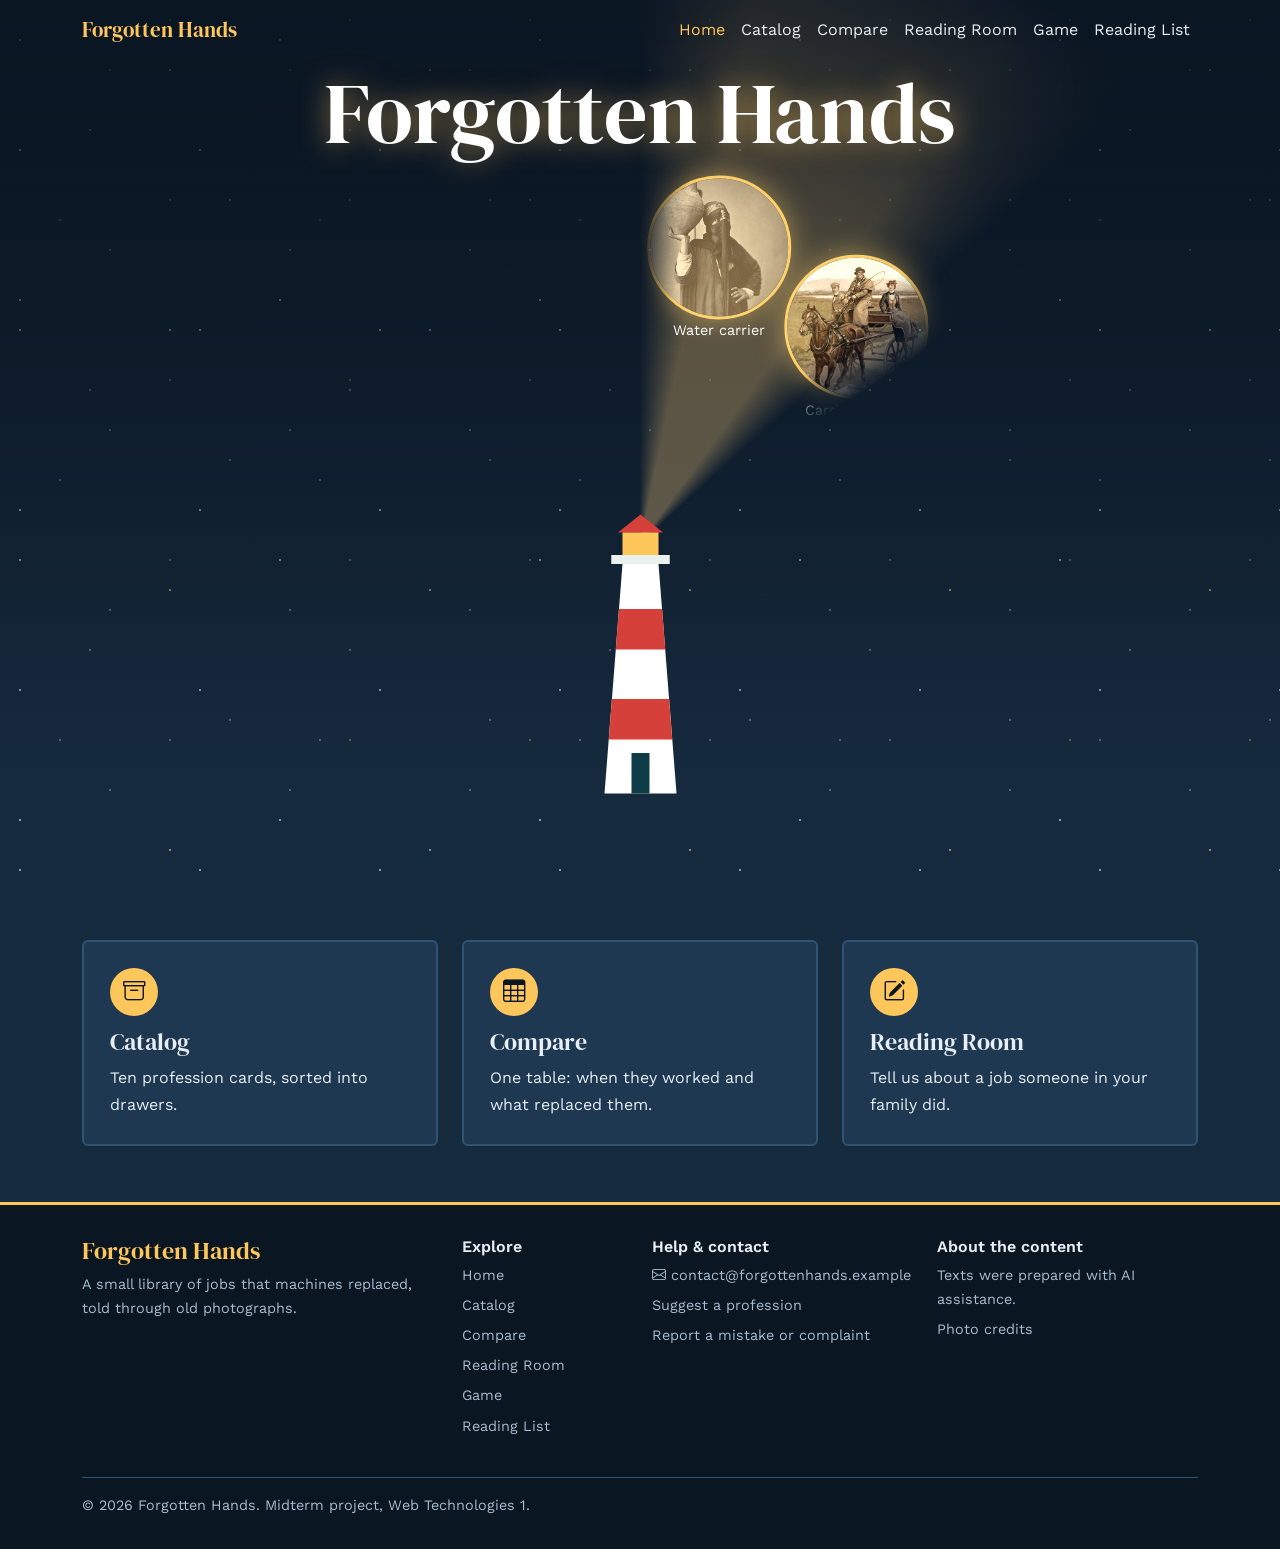
<file: index.html>
<!doctype html>
<html lang="en" data-bs-theme="dark">
  <head>
    <meta charset="UTF-8" />
    <meta name="viewport" content="width=device-width, initial-scale=1" />
    <title>Home | Forgotten Hands</title>
    <link
      href="https://cdn.jsdelivr.net/npm/bootstrap@5.3.3/dist/css/bootstrap.min.css"
      rel="stylesheet"
    />
    <link
      href="https://cdn.jsdelivr.net/npm/bootstrap-icons@1.11.3/font/bootstrap-icons.min.css"
      rel="stylesheet"
    />
    <link
      href="https://fonts.googleapis.com/css2?family=DM+Serif+Display&family=Special+Elite&family=Work+Sans:wght@400;500;600&display=swap"
      rel="stylesheet"
    />
    <link href="css/style.css" rel="stylesheet" />
  </head>
  <body>
    <header>
      <nav aria-label="Main navigation" class="navbar navbar-expand-md site-nav nav-over">
        <div class="container">
          <a class="navbar-brand" href="index.html">Forgotten Hands</a>
          <button
            class="navbar-toggler"
            type="button"
            data-bs-toggle="collapse"
            data-bs-target="#menu"
            aria-controls="menu"
            aria-expanded="false"
            aria-label="Toggle menu"
          >
            <span class="navbar-toggler-icon"></span>
          </button>
          <div class="collapse navbar-collapse" id="menu">
            <ul class="navbar-nav ms-auto">
              <li class="nav-item"><a class="nav-link active" href="index.html">Home</a></li>
              <li class="nav-item"><a class="nav-link" href="catalog.html">Catalog</a></li>
              <li class="nav-item"><a class="nav-link" href="compare.html">Compare</a></li>
              <li class="nav-item">
                <a class="nav-link" href="reading-room.html">Reading Room</a>
              </li>
              <li class="nav-item"><a class="nav-link" href="game.html">Game</a></li>
              <li class="nav-item">
                <a class="nav-link" href="reading-list.html">Reading List</a>
              </li>
            </ul>
          </div>
        </div>
      </nav>
    </header>
    <main>
  
      <section class="hero" aria-label="Lighthouse beam revealing historical photos">
        <h1 class="hero-title">Forgotten Hands</h1>

        <div class="ring">
          <figure class="tile" style="--i: 0">
            <div class="pic">
              <i class="bi bi-alarm"></i
              ><img
                src="images/knocker-up.jpg"
                alt="Knocker-up, historical photo"
                loading="lazy"
                onerror="this.remove()"
              />
            </div>
            <figcaption>Knocker-up</figcaption>
          </figure>
          <figure class="tile" style="--i: 1">
            <div class="pic">
              <i class="bi bi-lightbulb"></i
              ><img
                src="images/lamplighter.jpg"
                alt="Lamplighter, historical photo"
                loading="lazy"
                onerror="this.remove()"
              />
            </div>
            <figcaption>Lamplighter</figcaption>
          </figure>
          <figure class="tile" style="--i: 2">
            <div class="pic">
              <i class="bi bi-calculator"></i
              ><img
                src="images/human-computer.jpg"
                alt="Human computer, historical photo"
                loading="lazy"
                onerror="this.remove()"
              />
            </div>
            <figcaption>Human computer</figcaption>
          </figure>
          <figure class="tile" style="--i: 3">
            <div class="pic">
              <i class="bi bi-telephone"></i
              ><img
                src="images/switchboard.jpg"
                alt="Switchboard operator, historical photo"
                loading="lazy"
                onerror="this.remove()"
              />
            </div>
            <figcaption>Switchboard operator</figcaption>
          </figure>
          <figure class="tile" style="--i: 4">
            <div class="pic">
              <i class="bi bi-snow"></i
              ><img
                src="images/ice-cutter.jpg"
                alt="Ice cutter, historical photo"
                loading="lazy"
                onerror="this.remove()"
              />
            </div>
            <figcaption>Ice cutter</figcaption>
          </figure>
          <figure class="tile" style="--i: 5">
            <div class="pic">
              <i class="bi bi-droplet"></i
              ><img
                src="images/water-carrier.jpg"
                alt="Water carrier, historical photo"
                loading="lazy"
                onerror="this.remove()"
              />
            </div>
            <figcaption>Water carrier</figcaption>
          </figure>
          <figure class="tile" style="--i: 6">
            <div class="pic">
              <i class="bi bi-car-front"></i
              ><img
                src="images/carriage-driver.jpg"
                alt="Carriage driver, historical photo"
                loading="lazy"
                onerror="this.remove()"
              />
            </div>
            <figcaption>Carriage driver</figcaption>
          </figure>
          <figure class="tile" style="--i: 7">
            <div class="pic">
              <i class="bi bi-printer"></i
              ><img
                src="images/linotype.jpg"
                alt="Linotype operator, historical photo"
                loading="lazy"
                onerror="this.remove()"
              />
            </div>
            <figcaption>Linotype operator</figcaption>
          </figure>
          <figure class="tile" style="--i: 8">
            <div class="pic">
              <i class="bi bi-film"></i
              ><img
                src="images/projectionist.jpg"
                alt="Film projectionist, historical photo"
                loading="lazy"
                onerror="this.remove()"
              />
            </div>
            <figcaption>Film projectionist</figcaption>
          </figure>
          <figure class="tile" style="--i: 9">
            <div class="pic">
              <i class="bi bi-music-note-beamed"></i
              ><img
                src="images/pianist.jpg"
                alt="Silent-film pianist, historical photo"
                loading="lazy"
                onerror="this.remove()"
              />
            </div>
            <figcaption>Silent-film pianist</figcaption>
          </figure>
        </div>
        <div class="beam"></div>
        <svg class="tower" viewBox="0 -8 60 128" aria-hidden="true">
          <polygon points="20,2 40,2 30,-6" fill="#d6403a" />
          <rect x="22" y="2" width="16" height="10" fill="#ffc65c" />
          <rect x="17" y="12" width="26" height="4" fill="#e8f1ee" />
          <polygon points="22,16 38,16 46,118 14,118" fill="#fff" />
          <polygon points="20.4,36 39.6,36 41,54 19,54" fill="#d6403a" />
          <polygon points="17.3,76 42.7,76 44.1,94 15.9,94" fill="#d6403a" />
          <rect x="26" y="100" width="8" height="18" fill="#0f3d47" /></svg

        <div class="waves"></div>
      </section>
      <section class="section">
        <div class="container">
          <div class="row g-4">
            <div class="col-12 col-md-4">
              <a class="door" href="catalog.html"
                ><div class="ico"><i class="bi bi-archive"></i></div>
                <h2 class="h4">Catalog</h2>
                <p class="mb-0">Ten profession cards, sorted into drawers.</p></a
              >
            </div>
            <div class="col-12 col-md-4">
              <a class="door" href="compare.html"
                ><div class="ico"><i class="bi bi-table"></i></div>
                <h2 class="h4">Compare</h2>
                <p class="mb-0">One table: when they worked and what replaced them.</p></a
              >
            </div>
            <div class="col-12 col-md-4">
              <a class="door" href="reading-room.html"
                ><div class="ico"><i class="bi bi-pencil-square"></i></div>
                <h2 class="h4">Reading Room</h2>
                <p class="mb-0">Tell us about a job someone in your family did.</p></a
              >
            </div>
          </div>
        </div>
      </section>
    </main>

    <footer>
      <div class="container">
        <div class="row g-4">
          <div class="col-12 col-md-6 col-lg-4">
            <h2 class="footer-title">Forgotten Hands</h2>
            <p>A small library of jobs that machines replaced, told through old photographs.</p>
          </div>

          <div class="col-6 col-md-3 col-lg-2">
            <h2 class="footer-heading">Explore</h2>
            <nav aria-label="Footer navigation">
              <ul class="footer-list">
                <li><a href="index.html">Home</a></li>
                <li><a href="catalog.html">Catalog</a></li>
                <li><a href="compare.html">Compare</a></li>
                <li><a href="reading-room.html">Reading Room</a></li>
                <li><a href="game.html">Game</a></li>
                <li><a href="reading-list.html">Reading List</a></li>
              </ul>
            </nav>
          </div>

          <div class="col-6 col-md-3 col-lg-3">
            <h2 class="footer-heading">Help &amp; contact</h2>
            <ul class="footer-list">
              <li>
                <i class="bi bi-envelope"></i>
                <a href="mailto:contact@forgottenhands.example">contact@forgottenhands.example</a>
              </li>
              <li><a href="reading-room.html">Suggest a profession</a></li>
              <li><a href="reading-room.html">Report a mistake or complaint</a></li>
            </ul>
          </div>

          <div class="col-12 col-lg-3">
            <h2 class="footer-heading">About the content</h2>
            <ul class="footer-list">
              <li>Texts were prepared with AI assistance.</li>
              <li><a href="catalog.html#credits">Photo credits</a></li>
            </ul>
          </div>
        </div>

        <!-- Bottom line -->
        <p class="footer-bottom mb-0">
          &copy; 2026 Forgotten Hands. Midterm project, Web Technologies 1.
        </p>
      </div>
    </footer>
    <script src="https://cdn.jsdelivr.net/npm/bootstrap@5.3.3/dist/js/bootstrap.bundle.min.js"></script>
  </body>
</html>
</file>
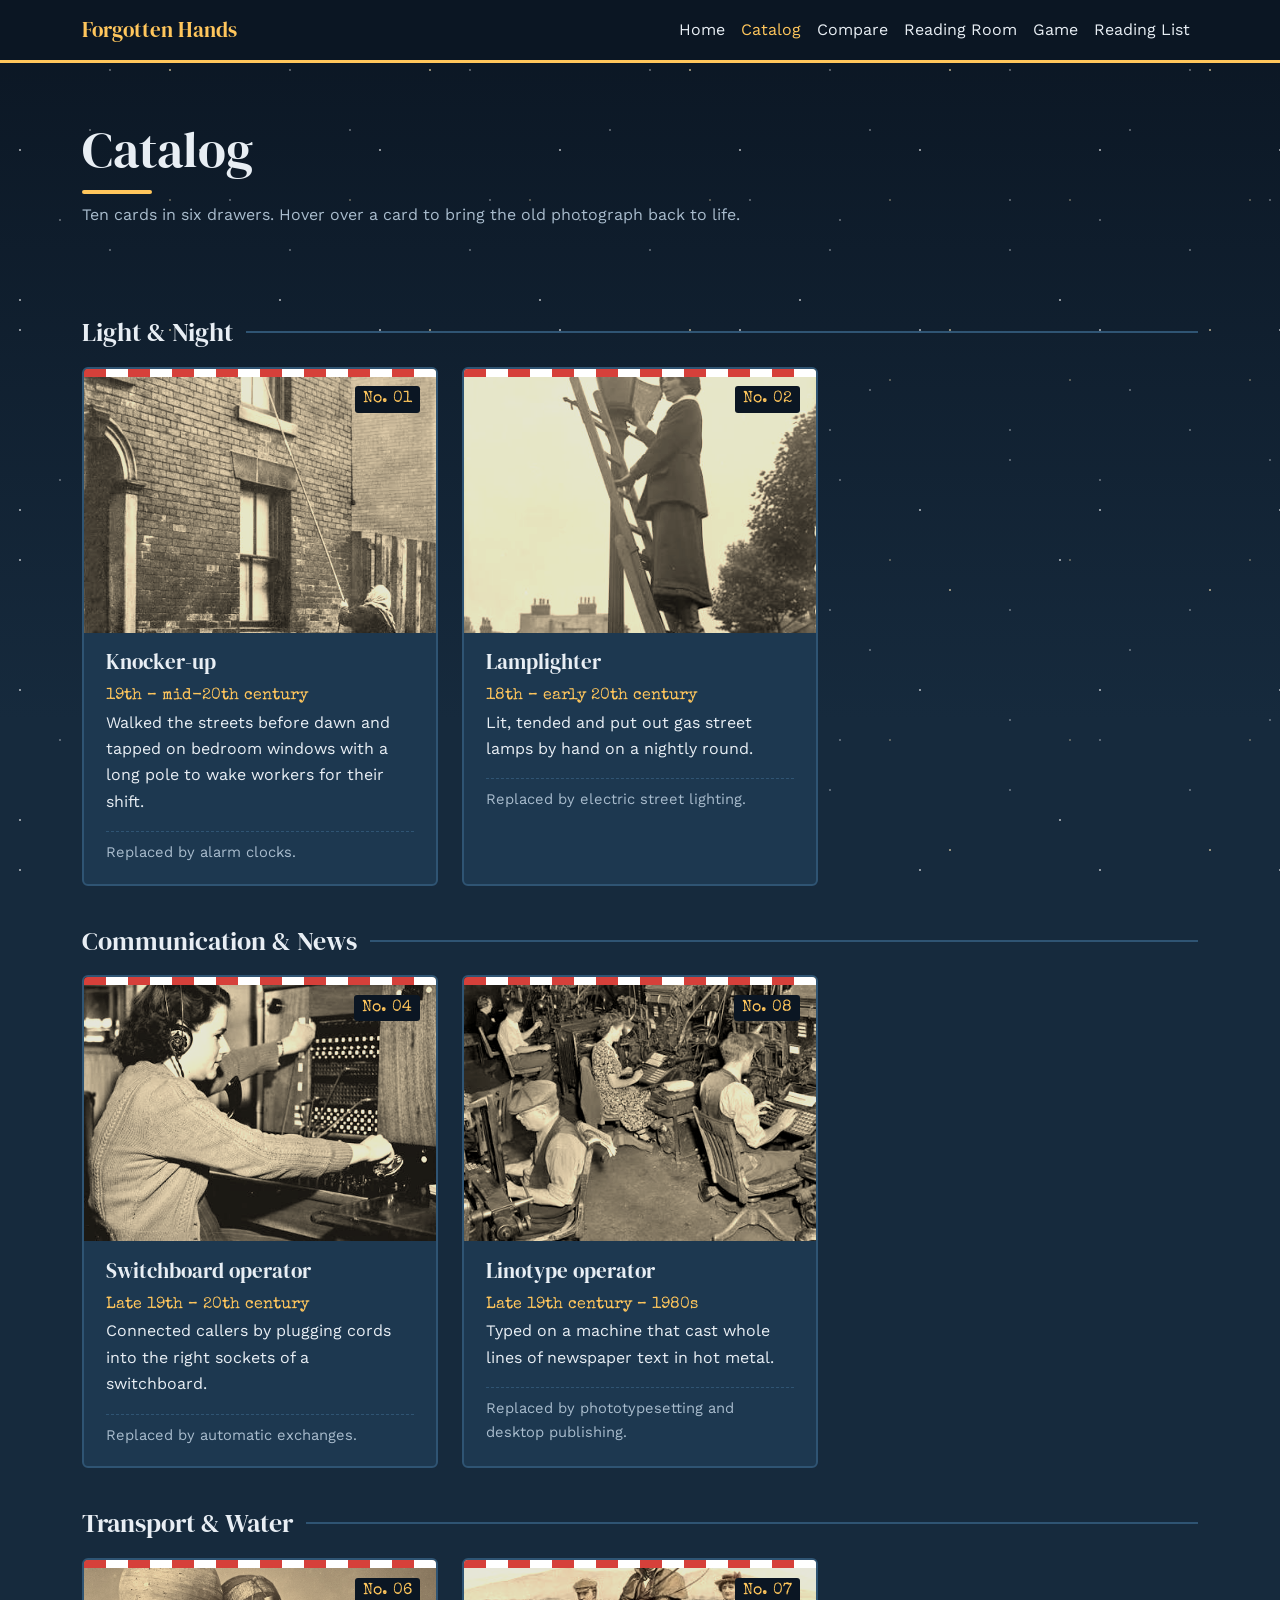
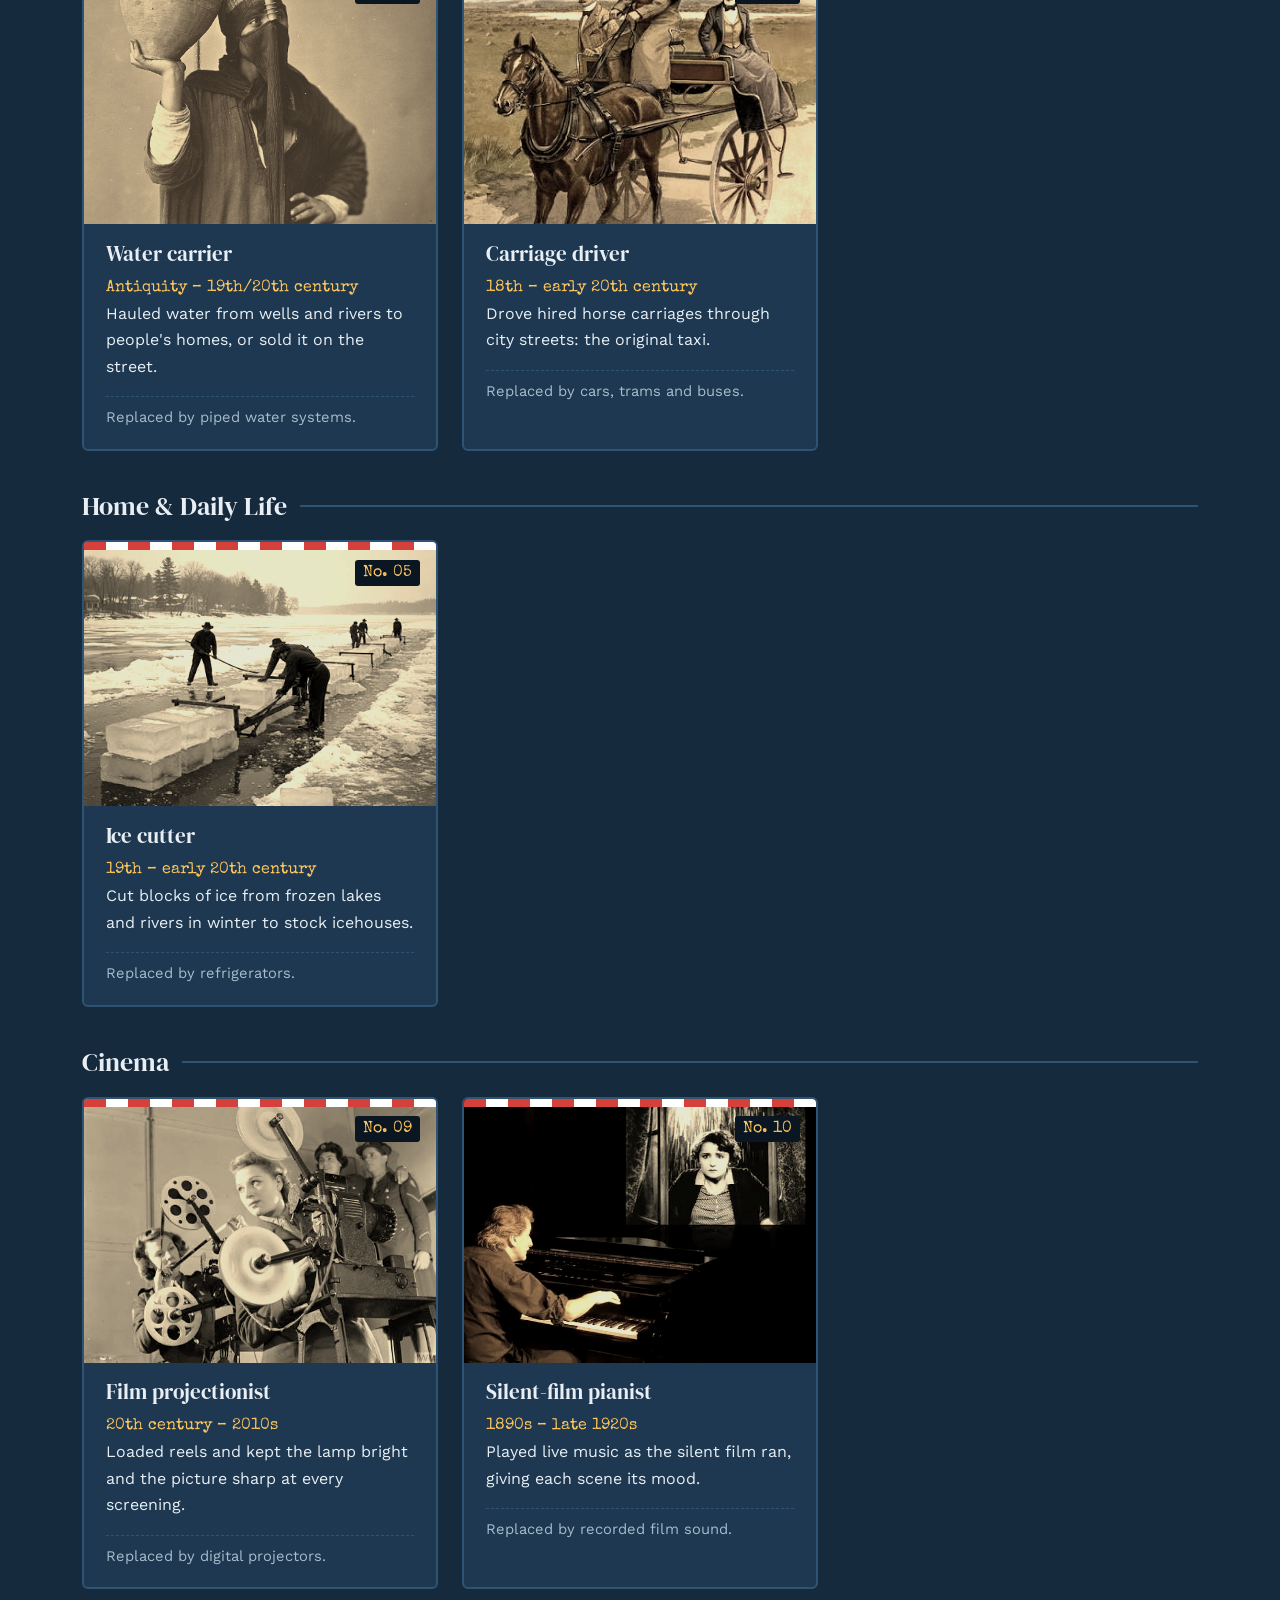
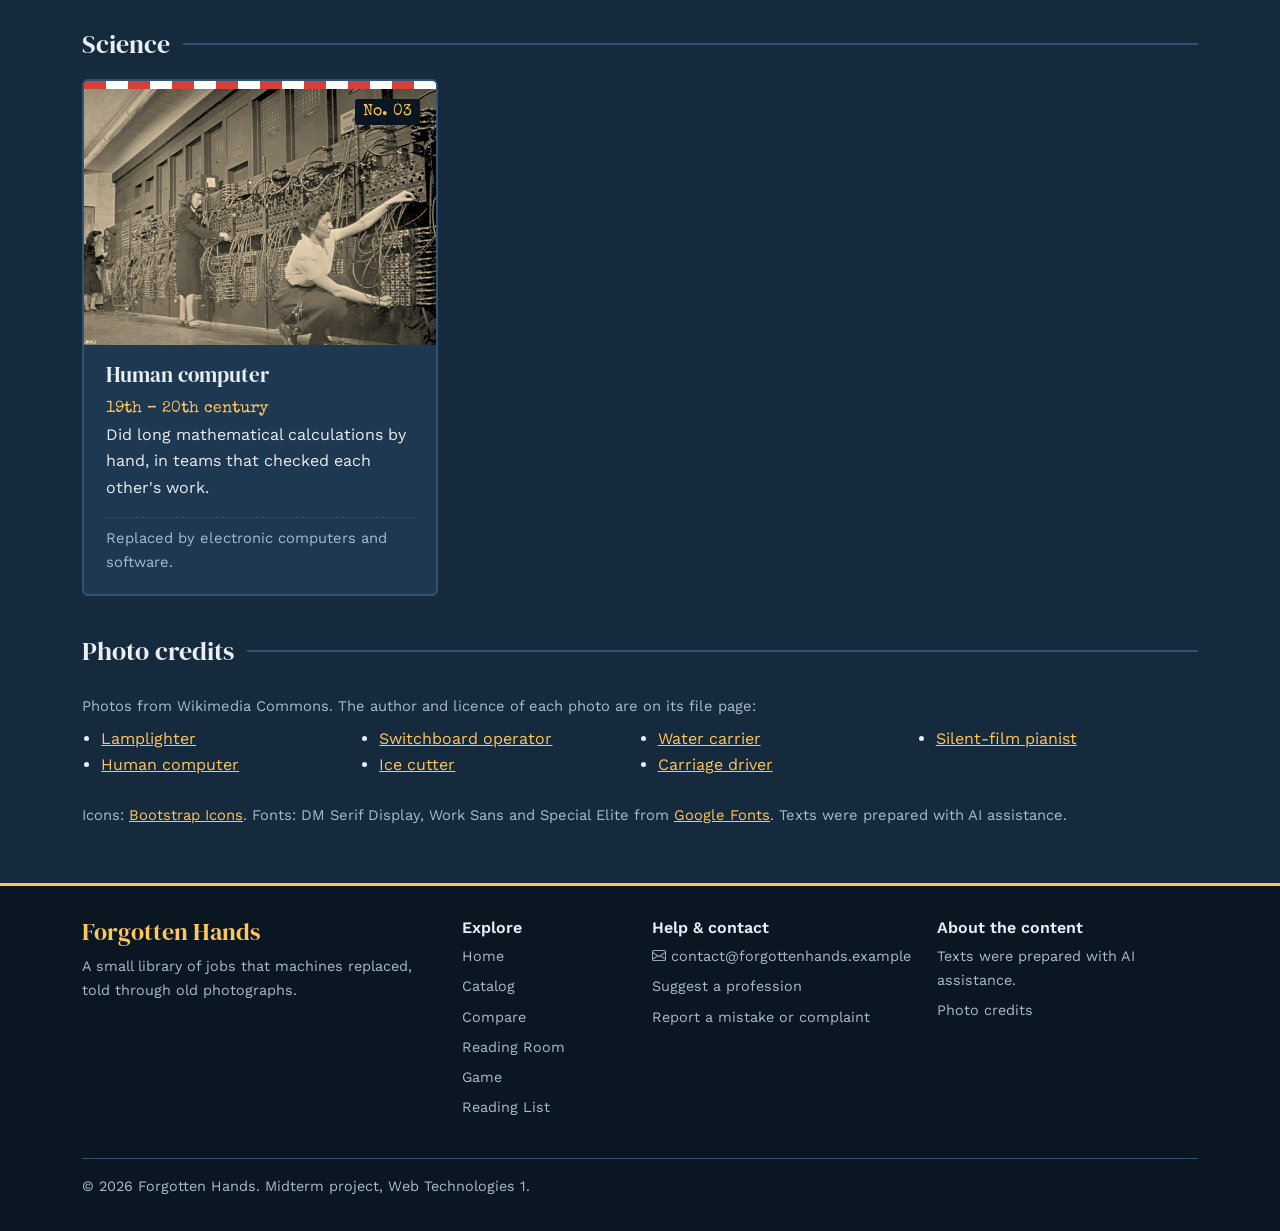
<file: catalog.html>
<!doctype html>
<html lang="en" data-bs-theme="dark">
  <head>
    <meta charset="UTF-8" />
    <meta name="viewport" content="width=device-width, initial-scale=1" />
    <title>Catalog | Forgotten Hands</title>
    <link
      href="https://cdn.jsdelivr.net/npm/bootstrap@5.3.3/dist/css/bootstrap.min.css"
      rel="stylesheet"
    />
    <link
      href="https://cdn.jsdelivr.net/npm/bootstrap-icons@1.11.3/font/bootstrap-icons.min.css"
      rel="stylesheet"
    />
    <link
      href="https://fonts.googleapis.com/css2?family=DM+Serif+Display&family=Special+Elite&family=Work+Sans:wght@400;500;600&display=swap"
      rel="stylesheet"
    />
    <link href="css/style.css" rel="stylesheet" />
  </head>
  <body>
    <!-- Navigation -->
    <header>
      <nav aria-label="Main navigation" class="navbar navbar-expand-md site-nav">
        <div class="container">
          <a class="navbar-brand" href="index.html">Forgotten Hands</a>
          <button
            class="navbar-toggler"
            type="button"
            data-bs-toggle="collapse"
            data-bs-target="#menu"
            aria-controls="menu"
            aria-expanded="false"
            aria-label="Toggle menu"
          >
            <span class="navbar-toggler-icon"></span>
          </button>
          <div class="collapse navbar-collapse" id="menu">
            <ul class="navbar-nav ms-auto">
              <li class="nav-item"><a class="nav-link" href="index.html">Home</a></li>
              <li class="nav-item"><a class="nav-link active" href="catalog.html">Catalog</a></li>
              <li class="nav-item"><a class="nav-link" href="compare.html">Compare</a></li>
              <li class="nav-item">
                <a class="nav-link" href="reading-room.html">Reading Room</a>
              </li>
              <li class="nav-item"><a class="nav-link" href="game.html">Game</a></li>
              <li class="nav-item">
                <a class="nav-link" href="reading-list.html">Reading List</a>
              </li>
            </ul>
          </div>
        </div>
      </nav>
    </header>
    <!-- Main content -->
    <main>
      <section class="page-head">
        <div class="container">
          <h1>Catalog</h1>
          <p class="mb-0">
            Ten cards in six drawers. Hover over a card to bring the old photograph back to life.
          </p>
        </div>
      </section>
      <section class="section">
        <div class="container">
          <!-- Drawer: Light & Night -->
          <h2 class="drawer">Light & Night</h2>
          <div class="row g-4">
            <div class="col-12 col-md-6 col-lg-4">
              <article class="file">
                <span class="no">No. 01</span>
                <div class="photo">
                  <i class="bi bi-alarm big"></i
                  ><img
                    src="images/knocker-up.jpg"
                    alt="Knocker-up, historical photo"
                    loading="lazy"
                    onerror="this.remove()"
                  />
                </div>
                <h3>Knocker-up</h3>
                <p class="era">19th – mid-20th century</p>
                <p>
                  Walked the streets before dawn and tapped on bedroom windows with a long pole to
                  wake workers for their shift.
                </p>
                <p class="sub">Replaced by alarm clocks.</p>
              </article>
            </div>
            <div class="col-12 col-md-6 col-lg-4">
              <article class="file">
                <span class="no">No. 02</span>
                <div class="photo">
                  <i class="bi bi-lightbulb big"></i
                  ><img
                    src="images/lamplighter.jpg"
                    alt="Lamplighter, historical photo"
                    loading="lazy"
                    onerror="this.remove()"
                  />
                </div>
                <h3>Lamplighter</h3>
                <p class="era">18th – early 20th century</p>
                <p>Lit, tended and put out gas street lamps by hand on a nightly round.</p>
                <p class="sub">Replaced by electric street lighting.</p>
              </article>
            </div>
          </div>
          <!-- Drawer: Communication & News -->
          <h2 class="drawer">Communication & News</h2>
          <div class="row g-4">
            <div class="col-12 col-md-6 col-lg-4">
              <article class="file">
                <span class="no">No. 04</span>
                <div class="photo">
                  <i class="bi bi-telephone big"></i
                  ><img
                    src="images/switchboard.jpg"
                    alt="Switchboard operator, historical photo"
                    loading="lazy"
                    onerror="this.remove()"
                  />
                </div>
                <h3>Switchboard operator</h3>
                <p class="era">Late 19th – 20th century</p>
                <p>Connected callers by plugging cords into the right sockets of a switchboard.</p>
                <p class="sub">Replaced by automatic exchanges.</p>
              </article>
            </div>
            <div class="col-12 col-md-6 col-lg-4">
              <article class="file">
                <span class="no">No. 08</span>
                <div class="photo">
                  <i class="bi bi-printer big"></i
                  ><img
                    src="images/linotype.jpg"
                    alt="Linotype operator, historical photo"
                    loading="lazy"
                    onerror="this.remove()"
                  />
                </div>
                <h3>Linotype operator</h3>
                <p class="era">Late 19th century – 1980s</p>
                <p>Typed on a machine that cast whole lines of newspaper text in hot metal.</p>
                <p class="sub">Replaced by phototypesetting and desktop publishing.</p>
              </article>
            </div>
          </div>
          <!-- Drawer: Transport & Water -->
          <h2 class="drawer">Transport & Water</h2>
          <div class="row g-4">
            <div class="col-12 col-md-6 col-lg-4">
              <article class="file">
                <span class="no">No. 06</span>
                <div class="photo">
                  <i class="bi bi-droplet big"></i
                  ><img
                    src="images/water-carrier.jpg"
                    alt="Water carrier, historical photo"
                    loading="lazy"
                    onerror="this.remove()"
                  />
                </div>
                <h3>Water carrier</h3>
                <p class="era">Antiquity – 19th/20th century</p>
                <p>
                  Hauled water from wells and rivers to people's homes, or sold it on the street.
                </p>
                <p class="sub">Replaced by piped water systems.</p>
              </article>
            </div>
            <div class="col-12 col-md-6 col-lg-4">
              <article class="file">
                <span class="no">No. 07</span>
                <div class="photo">
                  <i class="bi bi-car-front big"></i
                  ><img
                    src="images/carriage-driver.jpg"
                    alt="Carriage driver, historical photo"
                    loading="lazy"
                    onerror="this.remove()"
                  />
                </div>
                <h3>Carriage driver</h3>
                <p class="era">18th – early 20th century</p>
                <p>Drove hired horse carriages through city streets: the original taxi.</p>
                <p class="sub">Replaced by cars, trams and buses.</p>
              </article>
            </div>
          </div>
          <!-- Drawer: Home & Daily Life -->
          <h2 class="drawer">Home & Daily Life</h2>
          <div class="row g-4">
            <div class="col-12 col-md-6 col-lg-4">
              <article class="file">
                <span class="no">No. 05</span>
                <div class="photo">
                  <i class="bi bi-snow big"></i
                  ><img
                    src="images/ice-cutter.jpg"
                    alt="Ice cutter, historical photo"
                    loading="lazy"
                    onerror="this.remove()"
                  />
                </div>
                <h3>Ice cutter</h3>
                <p class="era">19th – early 20th century</p>
                <p>Cut blocks of ice from frozen lakes and rivers in winter to stock icehouses.</p>
                <p class="sub">Replaced by refrigerators.</p>
              </article>
            </div>
          </div>
          <!-- Drawer: Cinema -->
          <h2 class="drawer">Cinema</h2>
          <div class="row g-4">
            <div class="col-12 col-md-6 col-lg-4">
              <article class="file">
                <span class="no">No. 09</span>
                <div class="photo">
                  <i class="bi bi-film big"></i
                  ><img
                    src="images/projectionist.jpg"
                    alt="Film projectionist, historical photo"
                    loading="lazy"
                    onerror="this.remove()"
                  />
                </div>
                <h3>Film projectionist</h3>
                <p class="era">20th century – 2010s</p>
                <p>
                  Loaded reels and kept the lamp bright and the picture sharp at every screening.
                </p>
                <p class="sub">Replaced by digital projectors.</p>
              </article>
            </div>
            <div class="col-12 col-md-6 col-lg-4">
              <article class="file">
                <span class="no">No. 10</span>
                <div class="photo">
                  <i class="bi bi-music-note-beamed big"></i
                  ><img
                    src="images/pianist.jpg"
                    alt="Silent-film pianist, historical photo"
                    loading="lazy"
                    onerror="this.remove()"
                  />
                </div>
                <h3>Silent-film pianist</h3>
                <p class="era">1890s – late 1920s</p>
                <p>Played live music as the silent film ran, giving each scene its mood.</p>
                <p class="sub">Replaced by recorded film sound.</p>
              </article>
            </div>
          </div>
          <!-- Drawer: Science -->
          <h2 class="drawer">Science</h2>
          <div class="row g-4">
            <div class="col-12 col-md-6 col-lg-4">
              <article class="file">
                <span class="no">No. 03</span>
                <div class="photo">
                  <i class="bi bi-calculator big"></i
                  ><img
                    src="images/human-computer.jpg"
                    alt="Human computer, historical photo"
                    loading="lazy"
                    onerror="this.remove()"
                  />
                </div>
                <h3>Human computer</h3>
                <p class="era">19th – 20th century</p>
                <p>
                  Did long mathematical calculations by hand, in teams that checked each other's
                  work.
                </p>
                <p class="sub">Replaced by electronic computers and software.</p>
              </article>
            </div>
          </div>
          <!-- Photo credits -->
          <!-- Drawer: Photo credits -->
          <h2 class="drawer" id="credits">Photo credits</h2>
          <p class="sub border-0">
            Photos from Wikimedia Commons. The author and licence of each photo are on its file
            page:
          </p>
          <ul class="credits">
            <li>
              <a
                href="https://commons.wikimedia.org/wiki/File:Lamplighter_-_about_1903._-_Flickr_-_JFGryphon.jpg"
                target="_blank"
                rel="noopener noreferrer"
                >Lamplighter</a
              >
            </li>
            <li>
              <a
                href="https://commons.wikimedia.org/wiki/File:Mary_Jackson_1979_Portrait_(LRC-1979-B701_P-07085).jpg"
                target="_blank"
                rel="noopener noreferrer"
                >Human computer</a
              >
            </li>
            <li>
              <a
                href="https://commons.wikimedia.org/wiki/File:Telephone_switchboard_operators,_ca_1922_(MOHAI_5108).jpg"
                target="_blank"
                rel="noopener noreferrer"
                >Switchboard operator</a
              >
            </li>
            <li>
              <a
                href="https://commons.wikimedia.org/wiki/File:Ice_cutting_on_the_Neva,_c._1913.jpg"
                target="_blank"
                rel="noopener noreferrer"
                >Ice cutter</a
              >
            </li>
            <li>
              <a
                href="https://commons.wikimedia.org/wiki/File:F%C3%A9lix_Bonfils,_Porteuse_d%27eau_au_Caire_(Water_Carrier_in_Cairo),_c._1870,_NGA_129617.jpg"
                target="_blank"
                rel="noopener noreferrer"
                >Water carrier</a
              >
            </li>
            <li>
              <a
                href="https://commons.wikimedia.org/wiki/File:Horse_drawn_carriage_in_front_of_the_John_J_Sesnon_Company,_Nome,_Alaska,_between_1900_and_1910_(AL%2BCA_6864).jpg"
                target="_blank"
                rel="noopener noreferrer"
                >Carriage driver</a
              >
            </li>
            <li>
              <a
                href="https://commons.wikimedia.org/wiki/File:Silent_film_theater_in_Sherlock_Jr.,_1924.png"
                target="_blank"
                rel="noopener noreferrer"
                >Silent-film pianist</a
              >
            </li>
          </ul>
          <p class="sub border-0 mt-3">
            Icons:
            <a href="https://icons.getbootstrap.com/" target="_blank" rel="noopener noreferrer"
              >Bootstrap Icons</a
            >. Fonts: DM Serif Display, Work Sans and Special Elite from
            <a href="https://fonts.google.com/" target="_blank" rel="noopener noreferrer"
              >Google Fonts</a
            >. Texts were prepared with AI assistance.
          </p>
        </div>
      </section>
    </main>
    <!-- Footer -->
    <footer>
      <div class="container">
        <div class="row g-4">
          <!-- About the site -->
          <div class="col-12 col-md-6 col-lg-4">
            <h2 class="footer-title">Forgotten Hands</h2>
            <p>A small library of jobs that machines replaced, told through old photographs.</p>
          </div>

          <!-- Page links -->
          <div class="col-6 col-md-3 col-lg-2">
            <h2 class="footer-heading">Explore</h2>
            <nav aria-label="Footer navigation">
              <ul class="footer-list">
                <li><a href="index.html">Home</a></li>
                <li><a href="catalog.html">Catalog</a></li>
                <li><a href="compare.html">Compare</a></li>
                <li><a href="reading-room.html">Reading Room</a></li>
                <li><a href="game.html">Game</a></li>
                <li><a href="reading-list.html">Reading List</a></li>
              </ul>
            </nav>
          </div>

          <!-- Help, contact and complaints -->
          <div class="col-6 col-md-3 col-lg-3">
            <h2 class="footer-heading">Help &amp; contact</h2>
            <ul class="footer-list">
              <li>
                <i class="bi bi-envelope"></i>
                <a href="mailto:contact@forgottenhands.example">contact@forgottenhands.example</a>
              </li>
              <li><a href="reading-room.html">Suggest a profession</a></li>
              <li><a href="reading-room.html">Report a mistake or complaint</a></li>
            </ul>
          </div>

          <!-- Content notes -->
          <div class="col-12 col-lg-3">
            <h2 class="footer-heading">About the content</h2>
            <ul class="footer-list">
              <li>Texts were prepared with AI assistance.</li>
              <li><a href="catalog.html#credits">Photo credits</a></li>
            </ul>
          </div>
        </div>

        <!-- Bottom line -->
        <p class="footer-bottom mb-0">
          &copy; 2026 Forgotten Hands. Midterm project, Web Technologies 1.
        </p>
      </div>
    </footer>
    <script src="https://cdn.jsdelivr.net/npm/bootstrap@5.3.3/dist/js/bootstrap.bundle.min.js"></script>
  </body>
</html>
</file>
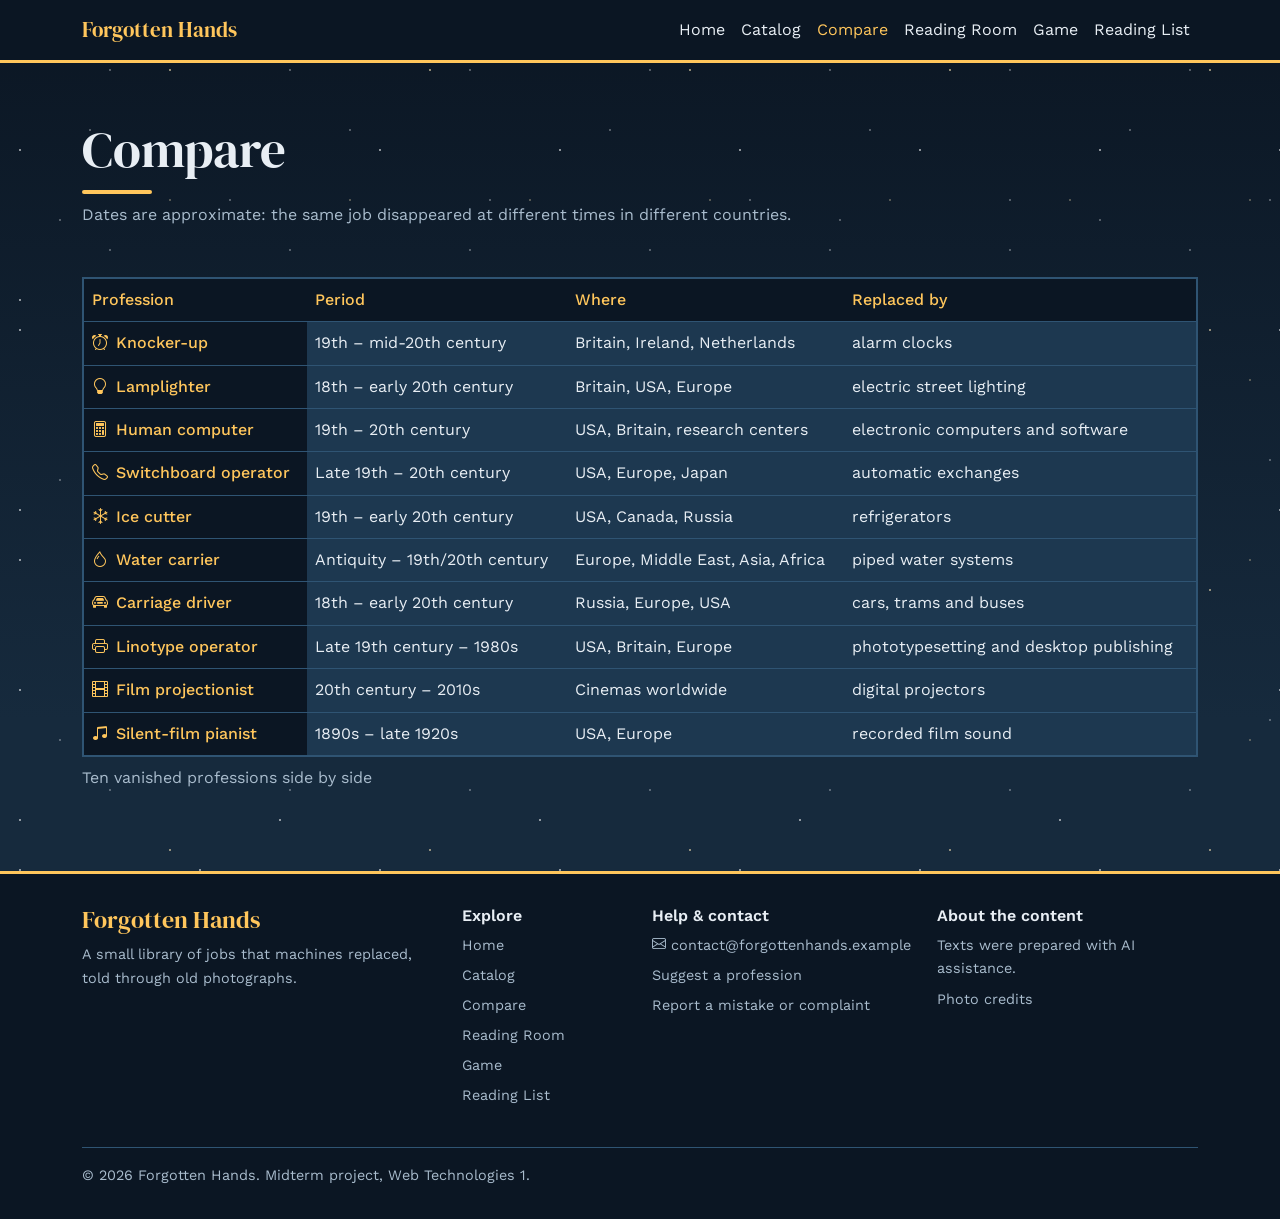
<file: compare.html>
<!doctype html>
<html lang="en" data-bs-theme="dark">
  <head>
    <meta charset="UTF-8" />
    <meta name="viewport" content="width=device-width, initial-scale=1" />
    <title>Compare | Forgotten Hands</title>
    <link
      href="https://cdn.jsdelivr.net/npm/bootstrap@5.3.3/dist/css/bootstrap.min.css"
      rel="stylesheet"
    />
    <link
      href="https://cdn.jsdelivr.net/npm/bootstrap-icons@1.11.3/font/bootstrap-icons.min.css"
      rel="stylesheet"
    />
    <link
      href="https://fonts.googleapis.com/css2?family=DM+Serif+Display&family=Special+Elite&family=Work+Sans:wght@400;500;600&display=swap"
      rel="stylesheet"
    />
    <link href="css/style.css" rel="stylesheet" />
  </head>
  <body>

    <header>
      <nav aria-label="Main navigation" class="navbar navbar-expand-md site-nav">
        <div class="container">
          <a class="navbar-brand" href="index.html">Forgotten Hands</a>
          <button
            class="navbar-toggler"
            type="button"
            data-bs-toggle="collapse"
            data-bs-target="#menu"
            aria-controls="menu"
            aria-expanded="false"
            aria-label="Toggle menu"
          >
            <span class="navbar-toggler-icon"></span>
          </button>
          <div class="collapse navbar-collapse" id="menu">
            <ul class="navbar-nav ms-auto">
              <li class="nav-item"><a class="nav-link" href="index.html">Home</a></li>
              <li class="nav-item"><a class="nav-link" href="catalog.html">Catalog</a></li>
              <li class="nav-item"><a class="nav-link active" href="compare.html">Compare</a></li>
              <li class="nav-item">
                <a class="nav-link" href="reading-room.html">Reading Room</a>
              </li>
              <li class="nav-item"><a class="nav-link" href="game.html">Game</a></li>
              <li class="nav-item">
                <a class="nav-link" href="reading-list.html">Reading List</a>
              </li>
            </ul>
          </div>
        </div>
      </nav>
    </header>

    <main>
      <section class="page-head">
        <div class="container">
          <h1>Compare</h1>
          <p class="mb-0">
            Dates are approximate: the same job disappeared at different times in different
            countries.
          </p>
        </div>
      </section>
      <section class="section">
        <div class="container">
          <div class="table-responsive">

            <table class="table table-sea">
              <caption>
                Ten vanished professions side by side
              </caption>
              <thead>
                <tr>
                  <th scope="col">Profession</th>
                  <th scope="col">Period</th>
                  <th scope="col">Where</th>
                  <th scope="col">Replaced by</th>
                </tr>
              </thead>
              <tbody>
                <tr>
                  <th scope="row"><i class="bi bi-alarm"></i>Knocker-up</th>
                  <td>19th – mid-20th century</td>
                  <td>Britain, Ireland, Netherlands</td>
                  <td>alarm clocks</td>
                </tr>
                <tr>
                  <th scope="row"><i class="bi bi-lightbulb"></i>Lamplighter</th>
                  <td>18th – early 20th century</td>
                  <td>Britain, USA, Europe</td>
                  <td>electric street lighting</td>
                </tr>
                <tr>
                  <th scope="row"><i class="bi bi-calculator"></i>Human computer</th>
                  <td>19th – 20th century</td>
                  <td>USA, Britain, research centers</td>
                  <td>electronic computers and software</td>
                </tr>
                <tr>
                  <th scope="row"><i class="bi bi-telephone"></i>Switchboard operator</th>
                  <td>Late 19th – 20th century</td>
                  <td>USA, Europe, Japan</td>
                  <td>automatic exchanges</td>
                </tr>
                <tr>
                  <th scope="row"><i class="bi bi-snow"></i>Ice cutter</th>
                  <td>19th – early 20th century</td>
                  <td>USA, Canada, Russia</td>
                  <td>refrigerators</td>
                </tr>
                <tr>
                  <th scope="row"><i class="bi bi-droplet"></i>Water carrier</th>
                  <td>Antiquity – 19th/20th century</td>
                  <td>Europe, Middle East, Asia, Africa</td>
                  <td>piped water systems</td>
                </tr>
                <tr>
                  <th scope="row"><i class="bi bi-car-front"></i>Carriage driver</th>
                  <td>18th – early 20th century</td>
                  <td>Russia, Europe, USA</td>
                  <td>cars, trams and buses</td>
                </tr>
                <tr>
                  <th scope="row"><i class="bi bi-printer"></i>Linotype operator</th>
                  <td>Late 19th century – 1980s</td>
                  <td>USA, Britain, Europe</td>
                  <td>phototypesetting and desktop publishing</td>
                </tr>
                <tr>
                  <th scope="row"><i class="bi bi-film"></i>Film projectionist</th>
                  <td>20th century – 2010s</td>
                  <td>Cinemas worldwide</td>
                  <td>digital projectors</td>
                </tr>
                <tr>
                  <th scope="row"><i class="bi bi-music-note-beamed"></i>Silent-film pianist</th>
                  <td>1890s – late 1920s</td>
                  <td>USA, Europe</td>
                  <td>recorded film sound</td>
                </tr>
              </tbody>
            </table>
          </div>
        </div>
      </section>
    </main>

    <footer>
      <div class="container">
        <div class="row g-4">

          <div class="col-12 col-md-6 col-lg-4">
            <h2 class="footer-title">Forgotten Hands</h2>
            <p>A small library of jobs that machines replaced, told through old photographs.</p>
          </div>

          <div class="col-6 col-md-3 col-lg-2">
            <h2 class="footer-heading">Explore</h2>
            <nav aria-label="Footer navigation">
              <ul class="footer-list">
                <li><a href="index.html">Home</a></li>
                <li><a href="catalog.html">Catalog</a></li>
                <li><a href="compare.html">Compare</a></li>
                <li><a href="reading-room.html">Reading Room</a></li>
                <li><a href="game.html">Game</a></li>
                <li><a href="reading-list.html">Reading List</a></li>
              </ul>
            </nav>
          </div>

          <div class="col-6 col-md-3 col-lg-3">
            <h2 class="footer-heading">Help &amp; contact</h2>
            <ul class="footer-list">
              <li>
                <i class="bi bi-envelope"></i>
                <a href="mailto:contact@forgottenhands.example">contact@forgottenhands.example</a>
              </li>
              <li><a href="reading-room.html">Suggest a profession</a></li>
              <li><a href="reading-room.html">Report a mistake or complaint</a></li>
            </ul>
          </div>

          <div class="col-12 col-lg-3">
            <h2 class="footer-heading">About the content</h2>
            <ul class="footer-list">
              <li>Texts were prepared with AI assistance.</li>
              <li><a href="catalog.html#credits">Photo credits</a></li>
            </ul>
          </div>
        </div>

        <p class="footer-bottom mb-0">
          &copy; 2026 Forgotten Hands. Midterm project, Web Technologies 1.
        </p>
      </div>
    </footer>
    <script src="https://cdn.jsdelivr.net/npm/bootstrap@5.3.3/dist/js/bootstrap.bundle.min.js"></script>
  </body>
</html>
</file>
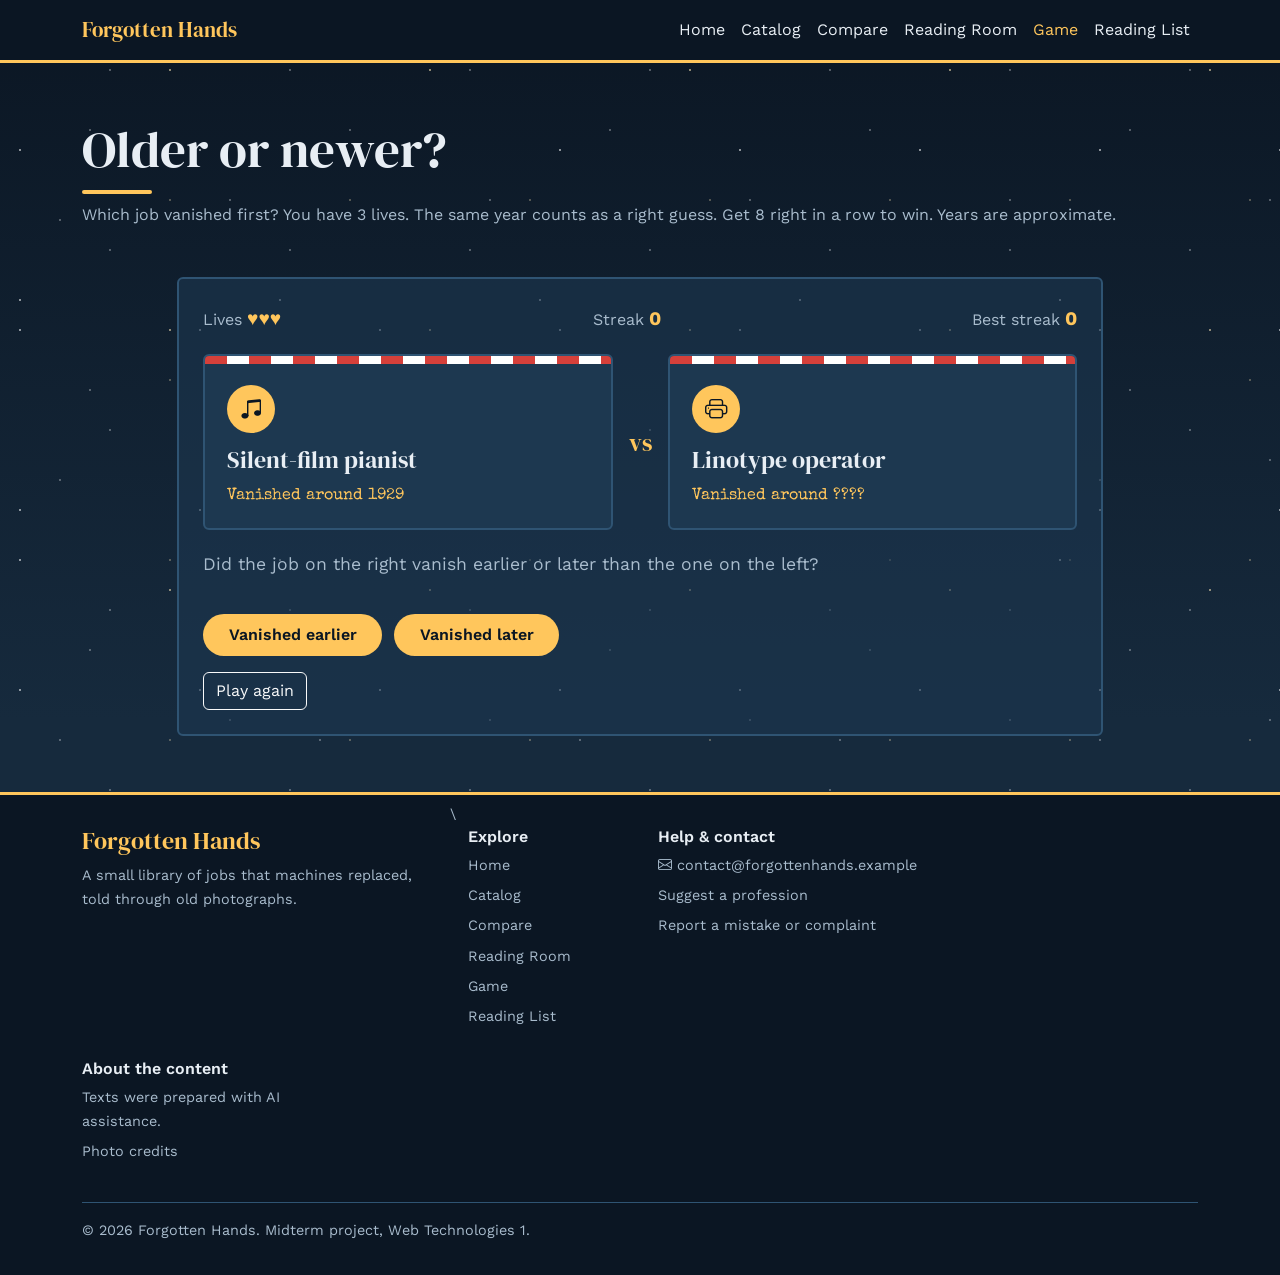
<file: game.html>
<!doctype html>
<html lang="en" data-bs-theme="dark">
  <head>
    <meta charset="UTF-8" />
    <meta name="viewport" content="width=device-width, initial-scale=1" />
    <title>Older or newer? | Forgotten Hands</title>
    <link
      href="https://cdn.jsdelivr.net/npm/bootstrap@5.3.3/dist/css/bootstrap.min.css"
      rel="stylesheet"
    />
    <link
      href="https://cdn.jsdelivr.net/npm/bootstrap-icons@1.11.3/font/bootstrap-icons.min.css"
      rel="stylesheet"
    />
    <link
      href="https://fonts.googleapis.com/css2?family=DM+Serif+Display&family=Special+Elite&family=Work+Sans:wght@400;500;600&display=swap"
      rel="stylesheet"
    />
    <link href="css/style.css" rel="stylesheet" />
    <script src="js/task1.js" defer></script>
  </head>
  <body>

    <header>
      <nav aria-label="Main navigation" class="navbar navbar-expand-md site-nav">
        <div class="container">
          <a class="navbar-brand" href="index.html">Forgotten Hands</a>
          <button
            class="navbar-toggler"
            type="button"
            data-bs-toggle="collapse"
            data-bs-target="#menu"
            aria-controls="menu"
            aria-expanded="false"
            aria-label="Toggle menu"
          >
            <span class="navbar-toggler-icon"></span>
          </button>
          <div class="collapse navbar-collapse" id="menu">
            <ul class="navbar-nav ms-auto">
              <li class="nav-item"><a class="nav-link" href="index.html">Home</a></li>
              <li class="nav-item"><a class="nav-link" href="catalog.html">Catalog</a></li>
              <li class="nav-item"><a class="nav-link" href="compare.html">Compare</a></li>
              <li class="nav-item">
                <a class="nav-link" href="reading-room.html">Reading Room</a>
              </li>
              <li class="nav-item"><a class="nav-link active" href="game.html">Game</a></li>
              <li class="nav-item">
                <a class="nav-link" href="reading-list.html">Reading List</a>
              </li>
            </ul>
          </div>
        </div>
      </nav>
    </header>

    <main>
      <section class="page-head">
        <div class="container">
          <h1>Older or newer?</h1>
          <p class="mb-0">
            Which job vanished first? You have 3 lives. The same year counts as a right guess. Get 8
            right in a row to win. Years are approximate.
          </p>
        </div>
      </section>
      <section class="section">
        <div class="container">
          <div class="row justify-content-center">
            <div class="col-12 col-lg-10">
              <div class="game" id="game-panel">
                <div class="game-stats">
                  <p class="mb-0">Lives <strong id="lives"></strong></p>
                  <p class="mb-0">Streak <strong id="streak"></strong></p>
                  <p class="mb-0">Best streak <strong id="best"></strong></p>
                </div>
                <div class="game-cards">
                  <article class="file game-card">
                    <div class="ico"><i id="cur-icon" class="bi"></i></div>
                    <h2 class="h4" id="cur-name"></h2>
                    <p class="era mb-0" id="cur-year"></p>
                  </article>
                  <div class="game-vs" aria-hidden="true">vs</div>
                  <article class="file game-card">
                    <div class="ico"><i id="next-icon" class="bi"></i></div>
                    <h2 class="h4" id="next-name"></h2>
                    <p class="era mb-0" id="next-year"></p>
                  </article>
                </div>
                <p class="game-message" id="message" role="status" aria-live="polite"></p>
                <div class="game-choices" id="choices">
                  <button class="btn btn-lamp" type="button" data-choice="earlier">
                    Vanished earlier</button
                  ><button class="btn btn-lamp" type="button" data-choice="later">
                    Vanished later
                  </button>
                </div>
                <button class="btn btn-outline-light mt-3" id="restart" type="button">
                  Play again
                </button>
              </div>
            </div>
          </div>
        </div>
      </section>
    </main>

    <footer>
      <div class="container">
        <div class="row g-4">
          <!-- About the site -->
          <div class="col-12 col-md-6 col-lg-4">
            <h2 class="footer-title">Forgotten Hands</h2>
            <p>A small library of jobs that machines replaced, told through old photographs.</p>
          </div>

\
          <div class="col-6 col-md-3 col-lg-2">
            <h2 class="footer-heading">Explore</h2>
            <nav aria-label="Footer navigation">
              <ul class="footer-list">
                <li><a href="index.html">Home</a></li>
                <li><a href="catalog.html">Catalog</a></li>
                <li><a href="compare.html">Compare</a></li>
                <li><a href="reading-room.html">Reading Room</a></li>
                <li><a href="game.html">Game</a></li>
                <li><a href="reading-list.html">Reading List</a></li>
              </ul>
            </nav>
          </div>

          <div class="col-6 col-md-3 col-lg-3">
            <h2 class="footer-heading">Help &amp; contact</h2>
            <ul class="footer-list">
              <li>
                <i class="bi bi-envelope"></i>
                <a href="mailto:contact@forgottenhands.example">contact@forgottenhands.example</a>
              </li>
              <li><a href="reading-room.html">Suggest a profession</a></li>
              <li><a href="reading-room.html">Report a mistake or complaint</a></li>
            </ul>
          </div>


          <div class="col-12 col-lg-3">
            <h2 class="footer-heading">About the content</h2>
            <ul class="footer-list">
              <li>Texts were prepared with AI assistance.</li>
              <li><a href="catalog.html#credits">Photo credits</a></li>
            </ul>
          </div>
        </div>

        <p class="footer-bottom mb-0">
          &copy; 2026 Forgotten Hands. Midterm project, Web Technologies 1.
        </p>
      </div>
    </footer>
    <script src="https://cdn.jsdelivr.net/npm/bootstrap@5.3.3/dist/js/bootstrap.bundle.min.js"></script>
  </body>
</html>
</file>
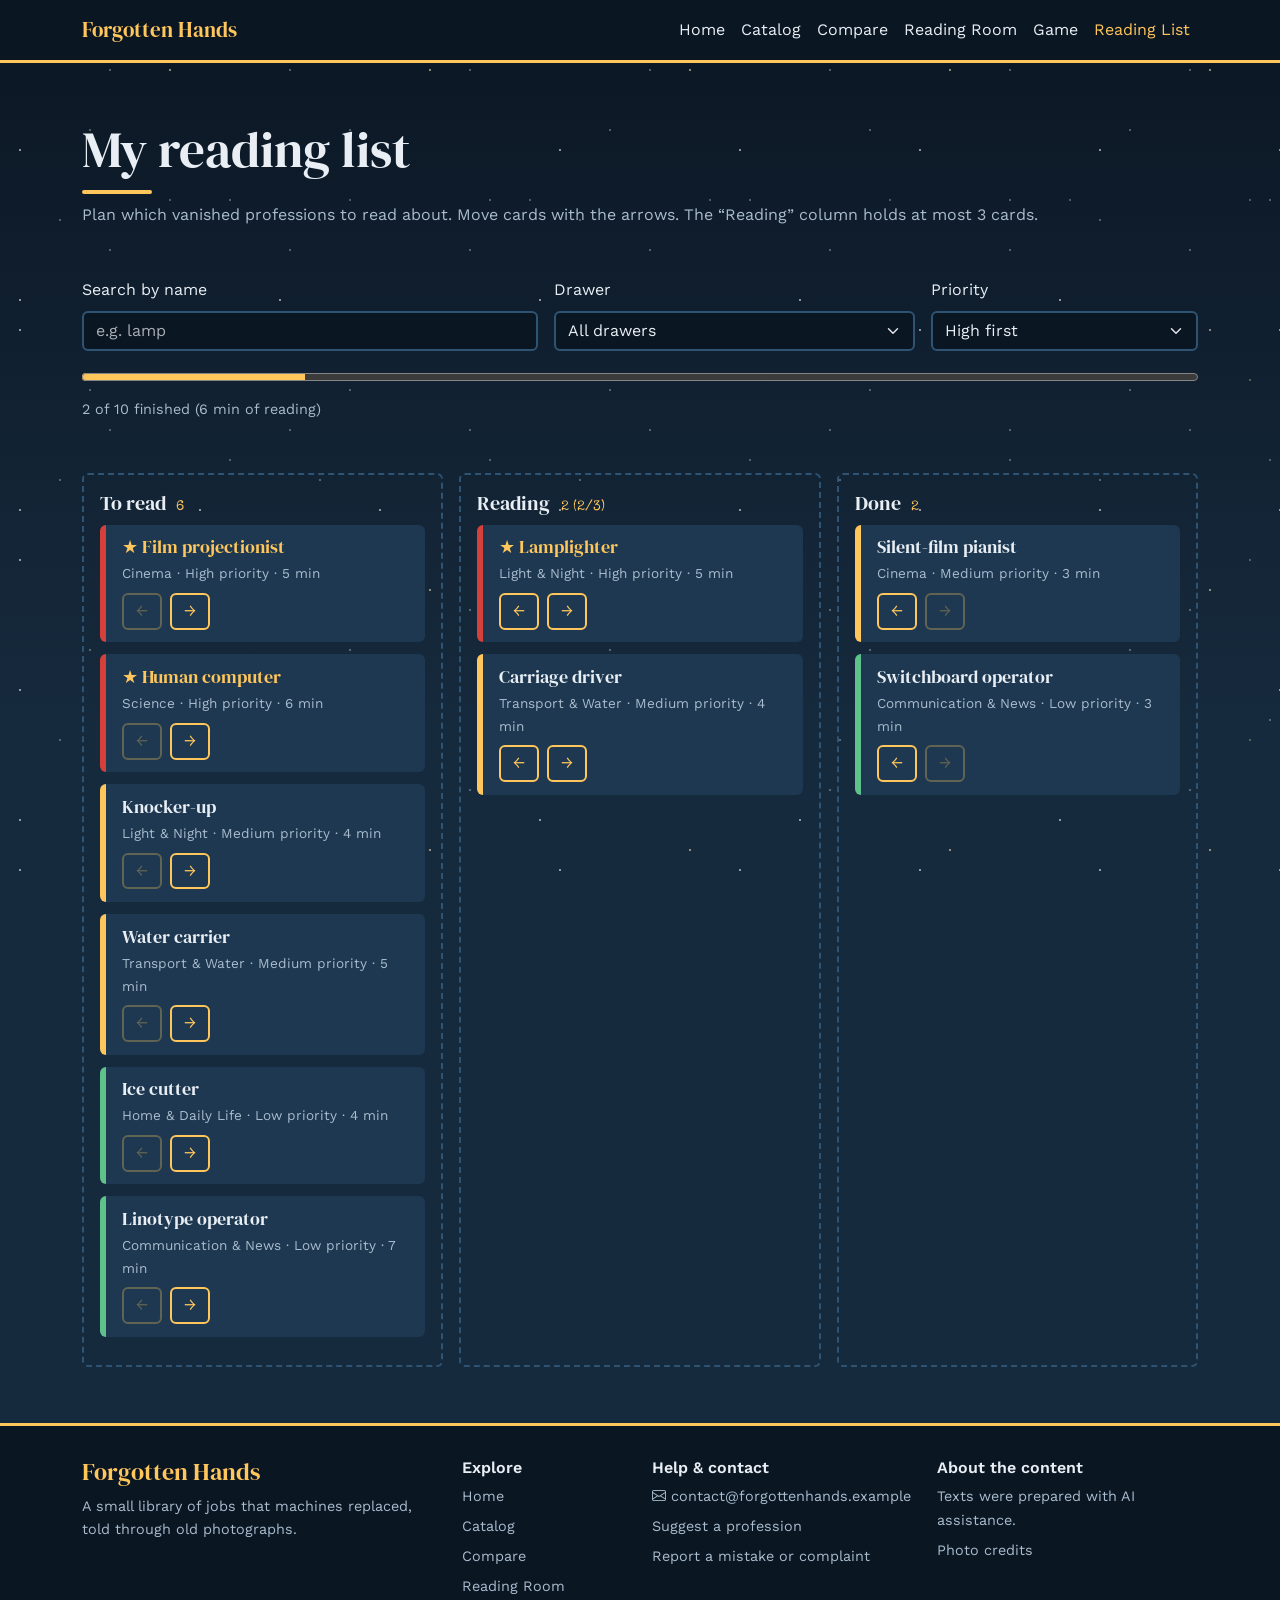
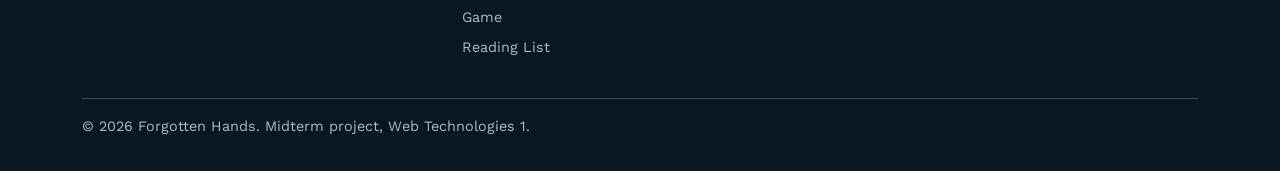
<file: reading-list.html>
<!doctype html>
<html lang="en" data-bs-theme="dark">
  <head>
    <meta charset="UTF-8" />
    <meta name="viewport" content="width=device-width, initial-scale=1" />
    <title>My reading list | Forgotten Hands</title>
    <link
      href="https://cdn.jsdelivr.net/npm/bootstrap@5.3.3/dist/css/bootstrap.min.css"
      rel="stylesheet"
    />
    <link
      href="https://cdn.jsdelivr.net/npm/bootstrap-icons@1.11.3/font/bootstrap-icons.min.css"
      rel="stylesheet"
    />
    <link
      href="https://fonts.googleapis.com/css2?family=DM+Serif+Display&family=Special+Elite&family=Work+Sans:wght@400;500;600&display=swap"
      rel="stylesheet"
    />
    <link href="css/style.css" rel="stylesheet" />
    <script src="js/task2.js" defer></script>
  </head>
  <body>

    <header>
      <nav aria-label="Main navigation" class="navbar navbar-expand-md site-nav">
        <div class="container">
          <a class="navbar-brand" href="index.html">Forgotten Hands</a>
          <button
            class="navbar-toggler"
            type="button"
            data-bs-toggle="collapse"
            data-bs-target="#menu"
            aria-controls="menu"
            aria-expanded="false"
            aria-label="Toggle menu"
          >
            <span class="navbar-toggler-icon"></span>
          </button>
          <div class="collapse navbar-collapse" id="menu">
            <ul class="navbar-nav ms-auto">
              <li class="nav-item"><a class="nav-link" href="index.html">Home</a></li>
              <li class="nav-item"><a class="nav-link" href="catalog.html">Catalog</a></li>
              <li class="nav-item"><a class="nav-link" href="compare.html">Compare</a></li>
              <li class="nav-item">
                <a class="nav-link" href="reading-room.html">Reading Room</a>
              </li>
              <li class="nav-item"><a class="nav-link" href="game.html">Game</a></li>
              <li class="nav-item">
                <a class="nav-link active" href="reading-list.html">Reading List</a>
              </li>
            </ul>
          </div>
        </div>
      </nav>
    </header>

    <main>
      <section class="page-head">
        <div class="container">
          <h1>My reading list</h1>
          <p class="mb-0">
            Plan which vanished professions to read about. Move cards with the arrows. The “Reading”
            column holds at most 3 cards.
          </p>
        </div>
      </section>
      <section class="section">
        <div class="container">
          <div class="row g-3 mb-3">
            <div class="col-12 col-md-5">
              <label class="form-label" for="search">Search by name</label
              ><input class="form-control" type="search" id="search" placeholder="e.g. lamp" />
            </div>
            <div class="col-6 col-md-4">
              <label class="form-label" for="filter">Drawer</label
              ><select class="form-select" id="filter">
                <option value="all">All drawers</option>
              </select>
            </div>
            <div class="col-6 col-md-3">
              <label class="form-label" for="sort">Priority</label
              ><select class="form-select" id="sort">
                <option value="high">High first</option>
                <option value="low">Low first</option>
              </select>
            </div>
          </div>
          <div class="mb-3">
            <progress
              class="reading-progress"
              id="progress"
              value="0"
              max="1"
              aria-label="Finished cards"
            ></progress>
            <p class="word-count" id="progress-text"></p>
          </div>
          <p class="board-message" id="board-message" role="status" aria-live="polite"></p>
          <p class="no-results" id="no-results" role="status" hidden></p>
          <div class="board" id="board">
            <section class="column" aria-labelledby="h-todo">
              <h2 class="h5" id="h-todo">To read <span class="count" data-count="todo"></span></h2>
              <div data-cards="todo"></div>
            </section>
            <section class="column" aria-labelledby="h-doing">
              <h2 class="h5" id="h-doing">
                Reading <span class="count" data-count="doing"></span>
              </h2>
              <div data-cards="doing"></div>
            </section>
            <section class="column" aria-labelledby="h-done">
              <h2 class="h5" id="h-done">Done <span class="count" data-count="done"></span></h2>
              <div data-cards="done"></div>
            </section>
          </div>
        </div>
      </section>
    </main>

    <footer>
      <div class="container">
        <div class="row g-4">

          <div class="col-12 col-md-6 col-lg-4">
            <h2 class="footer-title">Forgotten Hands</h2>
            <p>A small library of jobs that machines replaced, told through old photographs.</p>
          </div>

          <div class="col-6 col-md-3 col-lg-2">
            <h2 class="footer-heading">Explore</h2>
            <nav aria-label="Footer navigation">
              <ul class="footer-list">
                <li><a href="index.html">Home</a></li>
                <li><a href="catalog.html">Catalog</a></li>
                <li><a href="compare.html">Compare</a></li>
                <li><a href="reading-room.html">Reading Room</a></li>
                <li><a href="game.html">Game</a></li>
                <li><a href="reading-list.html">Reading List</a></li>
              </ul>
            </nav>
          </div>

          <div class="col-6 col-md-3 col-lg-3">
            <h2 class="footer-heading">Help &amp; contact</h2>
            <ul class="footer-list">
              <li>
                <i class="bi bi-envelope"></i>
                <a href="mailto:contact@forgottenhands.example">contact@forgottenhands.example</a>
              </li>
              <li><a href="reading-room.html">Suggest a profession</a></li>
              <li><a href="reading-room.html">Report a mistake or complaint</a></li>
            </ul>
          </div>

          <div class="col-12 col-lg-3">
            <h2 class="footer-heading">About the content</h2>
            <ul class="footer-list">
              <li>Texts were prepared with AI assistance.</li>
              <li><a href="catalog.html#credits">Photo credits</a></li>
            </ul>
          </div>
        </div>
        <p class="footer-bottom mb-0">
          &copy; 2026 Forgotten Hands. Midterm project, Web Technologies 1.
        </p>
      </div>
    </footer>
    <script src="https://cdn.jsdelivr.net/npm/bootstrap@5.3.3/dist/js/bootstrap.bundle.min.js"></script>
  </body>
</html>
</file>
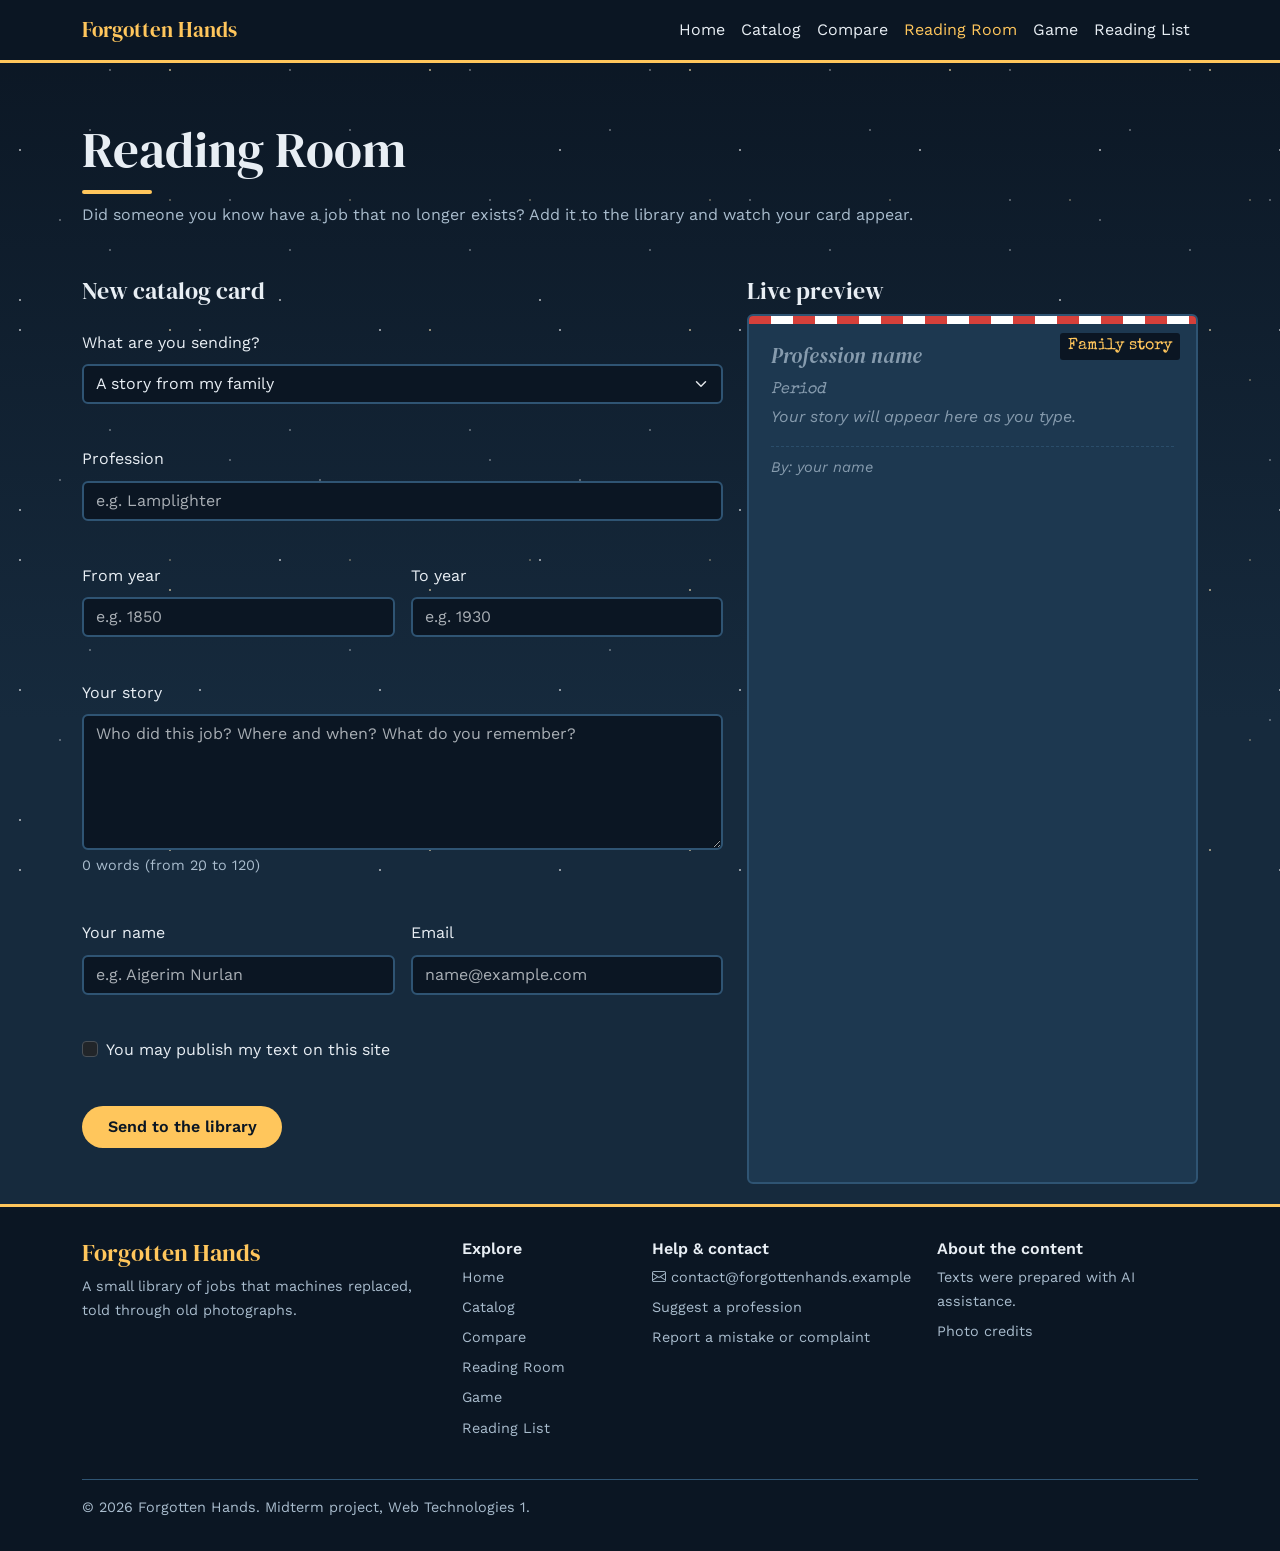
<file: reading-room.html>
<!doctype html>
<html lang="en" data-bs-theme="dark">
  <head>
    <meta charset="UTF-8" />
    <meta name="viewport" content="width=device-width, initial-scale=1" />
    <title>Reading Room | Forgotten Hands</title>
    <link
      href="https://cdn.jsdelivr.net/npm/bootstrap@5.3.3/dist/css/bootstrap.min.css"
      rel="stylesheet"
    />
    <link
      href="https://cdn.jsdelivr.net/npm/bootstrap-icons@1.11.3/font/bootstrap-icons.min.css"
      rel="stylesheet"
    />
    <link
      href="https://fonts.googleapis.com/css2?family=DM+Serif+Display&family=Special+Elite&family=Work+Sans:wght@400;500;600&display=swap"
      rel="stylesheet"
    />
    <link href="css/style.css" rel="stylesheet" />
    <script src="js/task3.js" defer></script>
  </head>
  <body>

    <header>
      <nav aria-label="Main navigation" class="navbar navbar-expand-md site-nav">
        <div class="container">
          <a class="navbar-brand" href="index.html">Forgotten Hands</a>
          <button
            class="navbar-toggler"
            type="button"
            data-bs-toggle="collapse"
            data-bs-target="#menu"
            aria-controls="menu"
            aria-expanded="false"
            aria-label="Toggle menu"
          >
            <span class="navbar-toggler-icon"></span>
          </button>
          <div class="collapse navbar-collapse" id="menu">
            <ul class="navbar-nav ms-auto">
              <li class="nav-item"><a class="nav-link" href="index.html">Home</a></li>
              <li class="nav-item"><a class="nav-link" href="catalog.html">Catalog</a></li>
              <li class="nav-item"><a class="nav-link" href="compare.html">Compare</a></li>
              <li class="nav-item">
                <a class="nav-link active" href="reading-room.html">Reading Room</a>
              </li>
              <li class="nav-item"><a class="nav-link" href="game.html">Game</a></li>
              <li class="nav-item">
                <a class="nav-link" href="reading-list.html">Reading List</a>
              </li>
            </ul>
          </div>
        </div>
      </nav>
    </header>

    <main>
      <section class="page-head">
        <div class="container">
          <h1>Reading Room</h1>
          <p class="mb-0">
            Did someone you know have a job that no longer exists? Add it to the library and watch
            your card appear.
          </p>
        </div>
      </section>
      <section class="section">
        <div class="container">
          <div class="row g-4">
            <div class="col-12 col-lg-7">
              <p class="form-summary" id="form-summary" role="alert" tabindex="-1" hidden></p>
              <div id="result" tabindex="-1"></div>
              <form id="story-form">
                <fieldset>
                  <legend class="h4">New catalog card</legend>
                  <div class="row g-3">
                    <div class="col-12">
                      <label class="form-label" for="kind">What are you sending?</label
                      ><select
                        class="form-select"
                        id="kind"
                        name="kind"
                        aria-describedby="kind-error"
                      >
                        <option value="story">A story from my family</option>
                        <option value="new">A new profession for the catalog</option>
                        <option value="fix">A correction</option>
                      </select>
                      <div class="field-error" id="kind-error"></div>
                    </div>
                    <div class="col-12">
                      <label class="form-label" for="job">Profession</label
                      ><input
                        class="form-control"
                        type="text"
                        id="job"
                        name="job"
                        maxlength="40"
                        required
                        placeholder="e.g. Lamplighter"
                        aria-describedby="job-error"
                      />
                      <div class="field-error" id="job-error"></div>
                    </div>
                    <div class="col-6">
                      <label class="form-label" for="from">From year</label
                      ><input
                        class="form-control"
                        type="number"
                        id="from"
                        name="from"
                        min="1500"
                        max="2026"
                        required
                        placeholder="e.g. 1850"
                        aria-describedby="from-error"
                      />
                      <div class="field-error" id="from-error"></div>
                    </div>
                    <div class="col-6">
                      <label class="form-label" for="to">To year</label
                      ><input
                        class="form-control"
                        type="number"
                        id="to"
                        name="to"
                        min="1500"
                        max="2026"
                        required
                        placeholder="e.g. 1930"
                        aria-describedby="to-error"
                      />
                      <div class="field-error" id="to-error"></div>
                    </div>
                    <div class="col-12">
                      <label class="form-label" for="story">Your story</label
                      ><textarea
                        class="form-control"
                        id="story"
                        name="story"
                        rows="5"
                        required
                        placeholder="Who did this job? Where and when? What do you remember?"
                        aria-describedby="story-count story-error"
                      ></textarea>
                      <div class="word-count" id="story-count" aria-live="polite"></div>
                      <div class="field-error" id="story-error"></div>
                    </div>
                    <div class="col-md-6">
                      <label class="form-label" for="name">Your name</label
                      ><input
                        class="form-control"
                        type="text"
                        id="name"
                        name="name"
                        autocomplete="name"
                        required
                        placeholder="e.g. Aigerim Nurlan"
                        aria-describedby="name-error"
                      />
                      <div class="field-error" id="name-error"></div>
                    </div>
                    <div class="col-md-6">
                      <label class="form-label" for="email">Email</label
                      ><input
                        class="form-control"
                        type="email"
                        id="email"
                        name="email"
                        autocomplete="email"
                        required
                        placeholder="name@example.com"
                        aria-describedby="email-error"
                      />
                      <div class="field-error" id="email-error"></div>
                    </div>
                    <div class="col-12">
                      <div class="form-check">
                        <input
                          class="form-check-input"
                          type="checkbox"
                          id="consent"
                          name="consent"
                          required
                          aria-describedby="consent-error"
                        /><label class="form-check-label" for="consent"
                          >You may publish my text on this site</label
                        >
                      </div>
                      <div class="field-error" id="consent-error"></div>
                    </div>
                    <div class="col-12">
                      <button class="btn btn-lamp" type="submit">Send to the library</button>
                    </div>
                  </div>
                </fieldset>
              </form>
            </div>
            <div class="col-12 col-lg-5">
              <h2 class="h4">Live preview</h2>
              <article class="file preview-card" aria-label="Preview of your card">
                <span class="no" id="pv-kind"></span>
                <h3 id="pv-job"></h3>
                <p class="era" id="pv-period"></p>
                <p id="pv-story"></p>
                <p class="sub" id="pv-name"></p>
              </article>
            </div>
          </div>
        </div>
      </section>
    </main>
    <footer>
      <div class="container">
        <div class="row g-4">
          <div class="col-12 col-md-6 col-lg-4">
            <h2 class="footer-title">Forgotten Hands</h2>
            <p>A small library of jobs that machines replaced, told through old photographs.</p>
          </div>
          <div class="col-6 col-md-3 col-lg-2">
            <h2 class="footer-heading">Explore</h2>
            <nav aria-label="Footer navigation">
              <ul class="footer-list">
                <li><a href="index.html">Home</a></li>
                <li><a href="catalog.html">Catalog</a></li>
                <li><a href="compare.html">Compare</a></li>
                <li><a href="reading-room.html">Reading Room</a></li>
                <li><a href="game.html">Game</a></li>
                <li><a href="reading-list.html">Reading List</a></li>
              </ul>
            </nav>
          </div>

          <div class="col-6 col-md-3 col-lg-3">
            <h2 class="footer-heading">Help &amp; contact</h2>
            <ul class="footer-list">
              <li>
                <i class="bi bi-envelope"></i>
                <a href="mailto:contact@forgottenhands.example">contact@forgottenhands.example</a>
              </li>
              <li><a href="reading-room.html">Suggest a profession</a></li>
              <li><a href="reading-room.html">Report a mistake or complaint</a></li>
            </ul>
          </div>

          <div class="col-12 col-lg-3">
            <h2 class="footer-heading">About the content</h2>
            <ul class="footer-list">
              <li>Texts were prepared with AI assistance.</li>
              <li><a href="catalog.html#credits">Photo credits</a></li>
            </ul>
          </div>
        </div>

        <p class="footer-bottom mb-0">
          &copy; 2026 Forgotten Hands. Midterm project, Web Technologies 1.
        </p>
      </div>
    </footer>
    <script src="https://cdn.jsdelivr.net/npm/bootstrap@5.3.3/dist/js/bootstrap.bundle.min.js"></script>
  </body>
</html>
</file>
<file: css/style.css>
@property --a {
  syntax: "<angle>";
  inherits: true;
  initial-value: 0deg;
}

:root {
  --sky: #162a3d;
  --deep: #0b1623;
  --panel: #1d3850;
  --line: #2f5473;
  --text: #e8eef4;
  --muted: #a9bccd;
  --amber: #ffc65c;
  --red: #d6403a;
}

* {
  box-sizing: border-box;
}

html {
  background:
    linear-gradient(180deg, var(--deep), var(--sky) 80vh) no-repeat,
    var(--sky);
}

body {
  position: relative;
  margin: 0;
  background: transparent;
  color: var(--text);
  font-family: "Work Sans", sans-serif;
  line-height: 1.65;
}

body::before,
body::after {
  content: "";
  position: fixed;
  inset: 0;
  z-index: -1;
  pointer-events: none;
}

body::before {
  background-image:
    radial-gradient(1.5px 1.5px at 20px 40px, #fff, transparent),
    radial-gradient(1px 1px at 90px 130px, #fff, transparent),
    radial-gradient(1.5px 1.5px at 170px 70px, #ffe9b8, transparent),
    radial-gradient(1px 1px at 230px 200px, #fff, transparent),
    radial-gradient(1px 1px at 60px 220px, #fff, transparent);
  background-size: 260px 260px;
  animation: twinkle 5s ease-in-out infinite alternate;
}

body::after {
  background-image:
    radial-gradient(1px 1px at 40px 30px, #fff, transparent),
    radial-gradient(1.5px 1.5px at 130px 110px, #fff, transparent),
    radial-gradient(1px 1px at 100px 160px, #ffe9b8, transparent);
  background-size: 180px 180px;
  background-position: 70px 40px;
  animation: twinkle 7s ease-in-out -3s infinite alternate;
}

@keyframes twinkle {
  from {
    opacity: 0.3;
  }
  to {
    opacity: 1;
  }
}

h1,
h2,
h3,
.h4 {
  font-family: "DM Serif Display", serif;
  font-weight: 400;
}

.no,
.era {
  font-family: "Special Elite", monospace;
}

a {
  color: var(--amber);
}

.site-nav {
  background: var(--deep);
  border-bottom: 3px solid var(--amber);
}

.site-nav .navbar-brand {
  color: var(--amber);
  font-family: "DM Serif Display", serif;
  font-size: 1.3rem;
}

.site-nav .nav-link {
  color: var(--text);
  transition: color 0.2s;
}

.site-nav .nav-link:hover,
.site-nav .nav-link.active {
  color: var(--amber);
}

.nav-over {
  position: absolute;
  top: 0;
  left: 0;
  right: 0;
  z-index: 20;
  background: transparent;
  border: 0;
}

.nav-over .navbar-collapse.show,
.nav-over .navbar-collapse.collapsing {
  background: rgba(11, 22, 35, 0.95);
  padding: 0.5rem 1rem;
}

.hero {
  --cy: max(44%, calc(165px + 42vmin));
  position: relative;
  overflow: hidden;
  height: 100vh;
  height: 100svh;
  min-height: 560px;
  background: linear-gradient(180deg, rgba(11, 22, 35, 0.8), rgba(22, 42, 61, 0) 85%);
  animation: spin 12s linear infinite;
}

@keyframes spin {
  to {
    --a: 360deg;
  }
}

.hero-title {
  position: absolute;
  z-index: 5;
  top: 68px;
  left: 0;
  right: 0;
  margin: 0;
  text-align: center;
  font-size: clamp(2.6rem, 7vw, 5.4rem);
  line-height: 1.05;
  color: #fff;
  text-shadow: 0 0 28px rgba(255, 198, 92, 0.55);
  animation: rise 1.2s both;
}

@keyframes rise {
  from {
    opacity: 0;
    transform: translateY(18px);
  }
}

.ring {
  position: absolute;
  left: 50%;
  top: var(--cy);
  width: 100vmin;
  height: 100vmin;
  transform: translate(-50%, -50%);
  -webkit-mask-image: conic-gradient(
    from var(--a),
    transparent 0deg,
    #000 8deg,
    #000 44deg,
    transparent 56deg
  );
  mask-image: conic-gradient(
    from var(--a),
    transparent 0deg,
    #000 8deg,
    #000 44deg,
    transparent 56deg
  );
}

.tile {
  position: absolute;
  left: 50%;
  top: 50%;
  width: 16vmin;
  height: 16vmin;
  margin: -8vmin 0 0 -8vmin;
  transform: rotate(calc((var(--i) - 4.5) * 30deg)) translateY(-34vmin)
    rotate(calc((var(--i) - 4.5) * -30deg));
}

.pic {
  position: relative;
  width: 100%;
  height: 100%;
  border-radius: 50%;
  overflow: hidden;
  border: 3px solid var(--amber);
  background: var(--panel);
  display: grid;
  place-items: center;
  box-shadow: 0 0 28px rgba(255, 198, 92, 0.5);
}

.pic i {
  font-size: 6.5vmin;
  color: var(--amber);
}

.pic img {
  position: absolute;
  inset: 0;
  width: 100%;
  height: 100%;
  object-fit: cover;
  filter: sepia(0.5) contrast(1.05);
}

.tile figcaption {
  position: absolute;
  top: 100%;
  left: 50%;
  width: 24vmin;
  transform: translateX(-50%);
  margin-top: 0.2rem;
  text-align: center;
  font-size: max(0.68rem, 1.6vmin);
  line-height: 1.2;
  color: #fff;
}

.beam {
  position: absolute;
  inset: 0;
  pointer-events: none;
  mix-blend-mode: screen;
  background: conic-gradient(
    from var(--a) at 50% var(--cy),
    transparent 0deg,
    rgba(255, 198, 92, 0.32) 12deg,
    rgba(255, 198, 92, 0.32) 36deg,
    transparent 48deg
  );
  -webkit-mask-image: radial-gradient(
    circle at 50% var(--cy),
    #000 0,
    #000 28vmin,
    transparent 75vmin
  );
  mask-image: radial-gradient(circle at 50% var(--cy), #000 0, #000 28vmin, transparent 75vmin);
}

.tower {
  position: absolute;
  left: 50%;
  top: var(--cy);
  width: 15vmin;
  height: 32vmin;
  margin: -3.7vmin 0 0 -7.5vmin;
  animation: glow 3s ease-in-out infinite alternate;
}

@keyframes glow {
  from {
    filter: drop-shadow(0 0 8px rgba(255, 198, 92, 0.5));
  }
  to {
    filter: drop-shadow(0 0 26px rgba(255, 198, 92, 0.95));
  }
}

.waves {
  position: absolute;
  left: 0;
  right: 0;
  bottom: -1px;
  height: 40px;
  background: url("data:image/svg+xml,%3Csvg xmlns='http://www.w3.org/2000/svg' viewBox='0 0 120 40'%3E%3Cpath d='M0 20Q30 4 60 20T120 20V40H0Z' fill='%23162a3d'/%3E%3C/svg%3E")
    repeat-x;
  background-size: 120px 40px;
  animation: drift 8s linear infinite;
}

@keyframes drift {
  to {
    background-position-x: 120px;
  }
}

.page-head {
  padding: 3.5rem 0 0.5rem;
}

.page-head h1 {
  font-size: clamp(2.2rem, 5vw, 3.2rem);
}

.page-head h1::after {
  content: "";
  display: block;
  width: 70px;
  height: 4px;
  margin-top: 0.6rem;
  border-radius: 2px;
  background: var(--amber);
}

.page-head p {
  color: var(--muted);
}

.section {
  padding: 2.5rem 0 3.5rem;
}

.door,
.file {
  position: relative;
  display: block;
  height: 100%;
  background: var(--panel);
  border: 2px solid var(--line);
  border-radius: 6px;
  color: var(--text);
  text-decoration: none;
  overflow: hidden;
  transition:
    transform 0.3s,
    box-shadow 0.3s,
    border-color 0.3s;
}

.door {
  padding: 1.6rem;
}

.file {
  padding: 1.8rem 1.4rem 1.2rem;
}

.door:hover,
.file:hover {
  transform: translateY(-8px);
  border-color: var(--amber);
  box-shadow: 0 12px 30px rgba(255, 198, 92, 0.22);
}

.door:hover .ico,
.file:hover .ico {
  transform: rotate(360deg);
}

.ico {
  width: 3rem;
  height: 3rem;
  border-radius: 50%;
  background: var(--amber);
  color: var(--deep);
  display: grid;
  place-items: center;
  font-size: 1.4rem;
  margin-bottom: 0.8rem;
  transition: transform 0.6s;
}

.file::before {
  content: "";
  position: absolute;
  inset: 0 0 auto 0;
  height: 8px;
  background: repeating-linear-gradient(90deg, var(--red) 0 22px, #fff 22px 44px);
}

.file h3 {
  font-size: 1.3rem;
}

.no {
  position: absolute;
  top: 1.2rem;
  right: 1rem;
  color: var(--amber);
}

.era {
  color: var(--amber);
  margin: 0;
}

.sub {
  border-top: 1px dashed var(--line);
  padding-top: 0.5rem;
  margin: 0;
  font-size: 0.92rem;
  color: var(--muted);
}

.drawer {
  margin: 2.5rem 0 1.2rem;
  font-size: 1.6rem;
  display: flex;
  align-items: center;
  gap: 0.8rem;
}

.drawer::after {
  content: "";
  flex: 1;
  height: 2px;
  background: var(--line);
}

.table-sea {
  --bs-table-bg: var(--panel);
  --bs-table-color: var(--text);
  --bs-table-border-color: var(--line);
  border: 2px solid var(--line);
}

.table-sea th {
  background: var(--deep);
  color: var(--amber);
  font-weight: 500;
}

.table-sea tbody tr {
  transition: background 0.2s;
}

.table-sea tbody tr:hover > * {
  background: #25455f;
}

.table-sea i {
  color: var(--amber);
  margin-right: 0.5rem;
}

.table-sea caption {
  color: var(--muted);
}

.form-control,
.form-select {
  background-color: var(--deep);
  border: 2px solid var(--line);
  border-radius: 6px;
  color: var(--text);
}

.form-control:focus,
.form-select:focus {
  border-color: var(--amber);
  box-shadow: 0 0 0 0.2rem rgba(255, 198, 92, 0.25);
}

.btn-lamp {
  background: var(--amber);
  color: var(--deep);
  border: 0;
  border-radius: 50rem;
  padding: 0.55rem 1.6rem;
  font-weight: 600;
  transition:
    box-shadow 0.25s,
    transform 0.25s;
}

.btn-lamp:hover {
  color: var(--deep);
  box-shadow: 0 0 22px var(--amber);
  transform: translateY(-2px);
}

footer {
  background: var(--deep);
  color: var(--muted);
  padding: 2rem 0;
  font-size: 0.9rem;
  border-top: 3px solid var(--amber);
}

@media (max-width: 767px) {
  .section {
    padding: 1.8rem 0 2.5rem;
  }
  .page-head {
    padding: 2.2rem 0 0.3rem;
  }
}

@media (max-width: 575px) {
  .drawer {
    font-size: 1.3rem;
  }
  .file:hover,
  .door:hover {
    transform: translateY(-4px);
  }
}

@media (prefers-reduced-motion: reduce) {
  .hero,
  .tower,
  .waves,
  body::before,
  body::after,
  .hero-title {
    animation: none;
  }
  .ring {
    -webkit-mask-image: none;
    mask-image: none;
    opacity: 0.55;
  }
  .ico,
  .file,
  .door {
    transition: none;
  }
}

.photo {
  position: relative;
  aspect-ratio: 4/3;
  margin: -1.8rem -1.4rem 1.1rem;
  display: grid;
  place-items: center;
  overflow: hidden;
  background: repeating-linear-gradient(45deg, var(--deep) 0 12px, #10202f 12px 24px);
}

.photo .big {
  font-size: 3.2rem;
  color: var(--amber);
  opacity: 0.8;
}

.photo img {
  position: absolute;
  inset: 0;
  width: 100%;
  height: 100%;
  object-fit: cover;
  filter: sepia(0.7) contrast(1.05) brightness(0.9);
  transition:
    transform 0.6s,
    filter 0.6s;
}

.file:hover .photo img {
  transform: scale(1.08);
  filter: none;
}

.file::before {
  z-index: 2;
}

.file .no {
  z-index: 2;
  top: 1.1rem;
  padding: 0 0.5rem;
  border-radius: 3px;
  background: var(--deep);
}

.credits {
  columns: 16rem;
  padding-left: 1.2rem;
  margin: 0.5rem 0 0;
}

.footer-title {
  font-size: 1.5rem;
  color: var(--amber);
}

.footer-heading {
  font-family: "Work Sans", sans-serif;
  font-size: 1rem;
  font-weight: 600;
  color: var(--text);
}

.footer-list {
  list-style: none;
  padding: 0;
  margin: 0;
}

.footer-list li {
  margin-bottom: 0.4rem;
}

.footer-list a {
  color: var(--muted);
  text-decoration: none;
  overflow-wrap: anywhere; 
  transition: color 0.2s;
}

.footer-list a:hover {
  color: var(--amber);
}

.footer-bottom {
  margin-top: 2rem;
  padding-top: 1rem;
  border-top: 1px solid var(--line);
}

.field-error {
  min-height: 1.4rem;
  margin-top: 0.25rem;
  font-size: 0.9rem;
  color: #ff8a84;
}

.form-control.is-invalid,
.form-select.is-invalid,
.form-check-input.is-invalid {
  border-color: #ff6b64;
}

.form-control.is-valid,
.form-select.is-valid {
  border-color: #5ec28a;
}

.word-count {
  margin-top: 0.25rem;
  font-size: 0.9rem;
  color: var(--muted);
}

.word-count.is-ok {
  color: #5ec28a;
}

.form-summary {
  padding: 0.75rem 1rem;
  border: 2px solid #ff6b64;
  border-radius: 6px;
  background: rgba(214, 64, 58, 0.15);
  color: #ffb3af;
}

.preview-card .is-placeholder {
  color: var(--muted);
  font-style: italic;
  opacity: 0.75;
}

.result-card {
  margin-bottom: 1.5rem;
  padding: 1.2rem;
  border: 2px solid #5ec28a;
  border-radius: 6px;
  background: rgba(94, 194, 138, 0.12);
}

.result-code {
  font-family: "Special Elite", monospace;
  color: var(--amber);
}

.btn-lamp:disabled {
  opacity: 0.5;
  cursor: not-allowed;
  box-shadow: none;
  transform: none;
}

.btn-lamp:focus-visible,
.form-check-input:focus-visible,
#result:focus-visible,
.form-summary:focus-visible {
  outline: 3px solid #fff;
  outline-offset: 2px;
}

.game {
  padding: 1.5rem;
  border: 2px solid var(--line);
  border-radius: 6px;
  background: rgba(29, 56, 80, 0.6);
}

.game.is-over {
  border-color: #ff6b64;
}

.game.is-win {
  border-color: #5ec28a;
}

.game-stats {
  display: flex;
  flex-wrap: wrap;
  justify-content: space-between;
  gap: 0.5rem 1rem;
  margin-bottom: 1.25rem;
  color: var(--muted);
}

.game-stats strong {
  color: var(--amber);
  font-size: 1.2rem;
}

.game-cards {
  display: grid;
  gap: 1rem;
  align-items: center;
}

.game-vs {
  text-align: center;
  font-family: "DM Serif Display", serif;
  font-size: 1.5rem;
  color: var(--amber);
}

.game.is-over .game-card {
  opacity: 0.7;
}

.game-message {
  min-height: 3rem;
  margin: 1.25rem 0 1rem;
  font-size: 1.1rem;
}

.game-message.is-right {
  color: #5ec28a;
}

.game-message.is-wrong {
  color: #ff8a84;
}

.game-message.is-warn {
  color: var(--muted);
}

.game-choices {
  display: flex;
  flex-wrap: wrap;
  gap: 0.75rem;
}

.game-choices.is-off .btn-lamp {
  opacity: 0.5;
  cursor: not-allowed;
  box-shadow: none;
  transform: none;
}

@media (min-width: 768px) {
  .game-cards {
    grid-template-columns: 1fr auto 1fr;
  }
}

.reading-progress {
  width: 100%;
  height: 1rem;
  accent-color: var(--amber);
}

.board-message,
.no-results {
  min-height: 1.5rem;
  margin-bottom: 0.75rem;
}

.board-message.is-ok {
  color: #5ec28a;
}

.board-message.is-blocked {
  color: #ff8a84;
}

.no-results {
  color: var(--amber);
}

.board {
  display: grid;
  gap: 1rem;
}

.column {
  padding: 1rem;
  border: 2px dashed var(--line);
  border-radius: 6px;
}

.count {
  margin-left: 0.4rem;
  font-family: "Special Elite", monospace;
  font-size: 0.9rem;
  color: var(--amber);
}

.kcard {
  margin-bottom: 0.75rem;
  padding: 0.8rem 1rem;
  border-left: 6px solid var(--line);
  border-radius: 6px;
  background: var(--panel);
  transition:
    transform 0.2s,
    box-shadow 0.2s;
}

.kcard:hover {
  transform: translateY(-3px);
  box-shadow: 0 6px 18px rgba(255, 198, 92, 0.2);
}

.kcard h3 {
  margin: 0 0 0.25rem;
  font-size: 1.1rem;
}

.kcard.priority-high {
  border-left-color: var(--red);
}

.kcard.priority-medium {
  border-left-color: var(--amber);
}

.kcard.priority-low {
  border-left-color: #5ec28a;
}

.kcard.is-important h3 {
  color: var(--amber);
}

.kinfo {
  margin: 0 0 0.5rem;
  font-size: 0.85rem;
  color: var(--muted);
}

.kactions {
  display: flex;
  gap: 0.5rem;
}

.kbtn {
  min-width: 2.5rem;
  padding: 0.2rem 0.6rem;
  border: 2px solid var(--amber);
  border-radius: 6px;
  background: transparent;
  color: var(--amber);
  transition:
    background 0.2s,
    color 0.2s;
}

.kbtn:hover:not(:disabled) {
  background: var(--amber);
  color: var(--deep);
}

.kbtn:focus-visible {
  outline: 3px solid #fff;
  outline-offset: 2px;
}

.kbtn:disabled {
  opacity: 0.3;
  cursor: not-allowed;
}

.kempty {
  margin: 0;
  font-style: italic;
  color: var(--muted);
}

@media (min-width: 768px) {
  .board {
    grid-template-columns: repeat(3, 1fr);
  }
}
</file>
